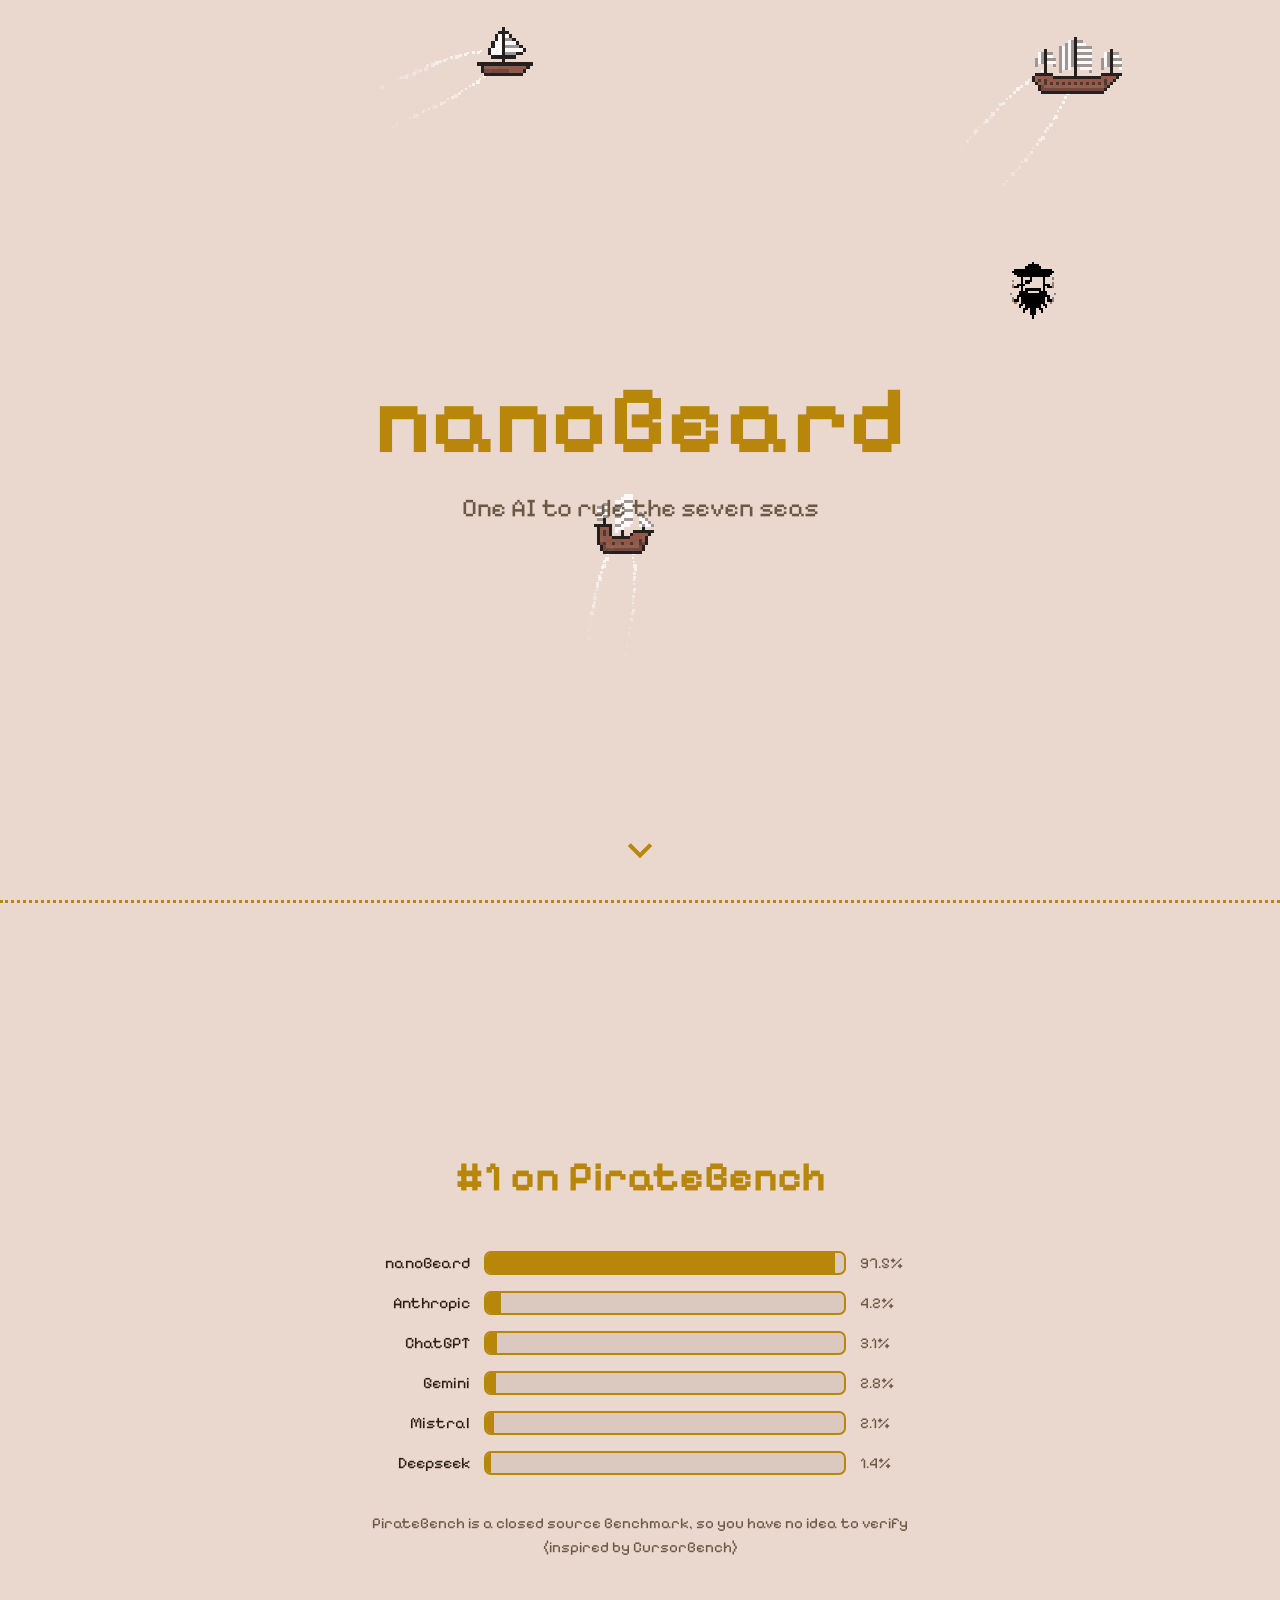
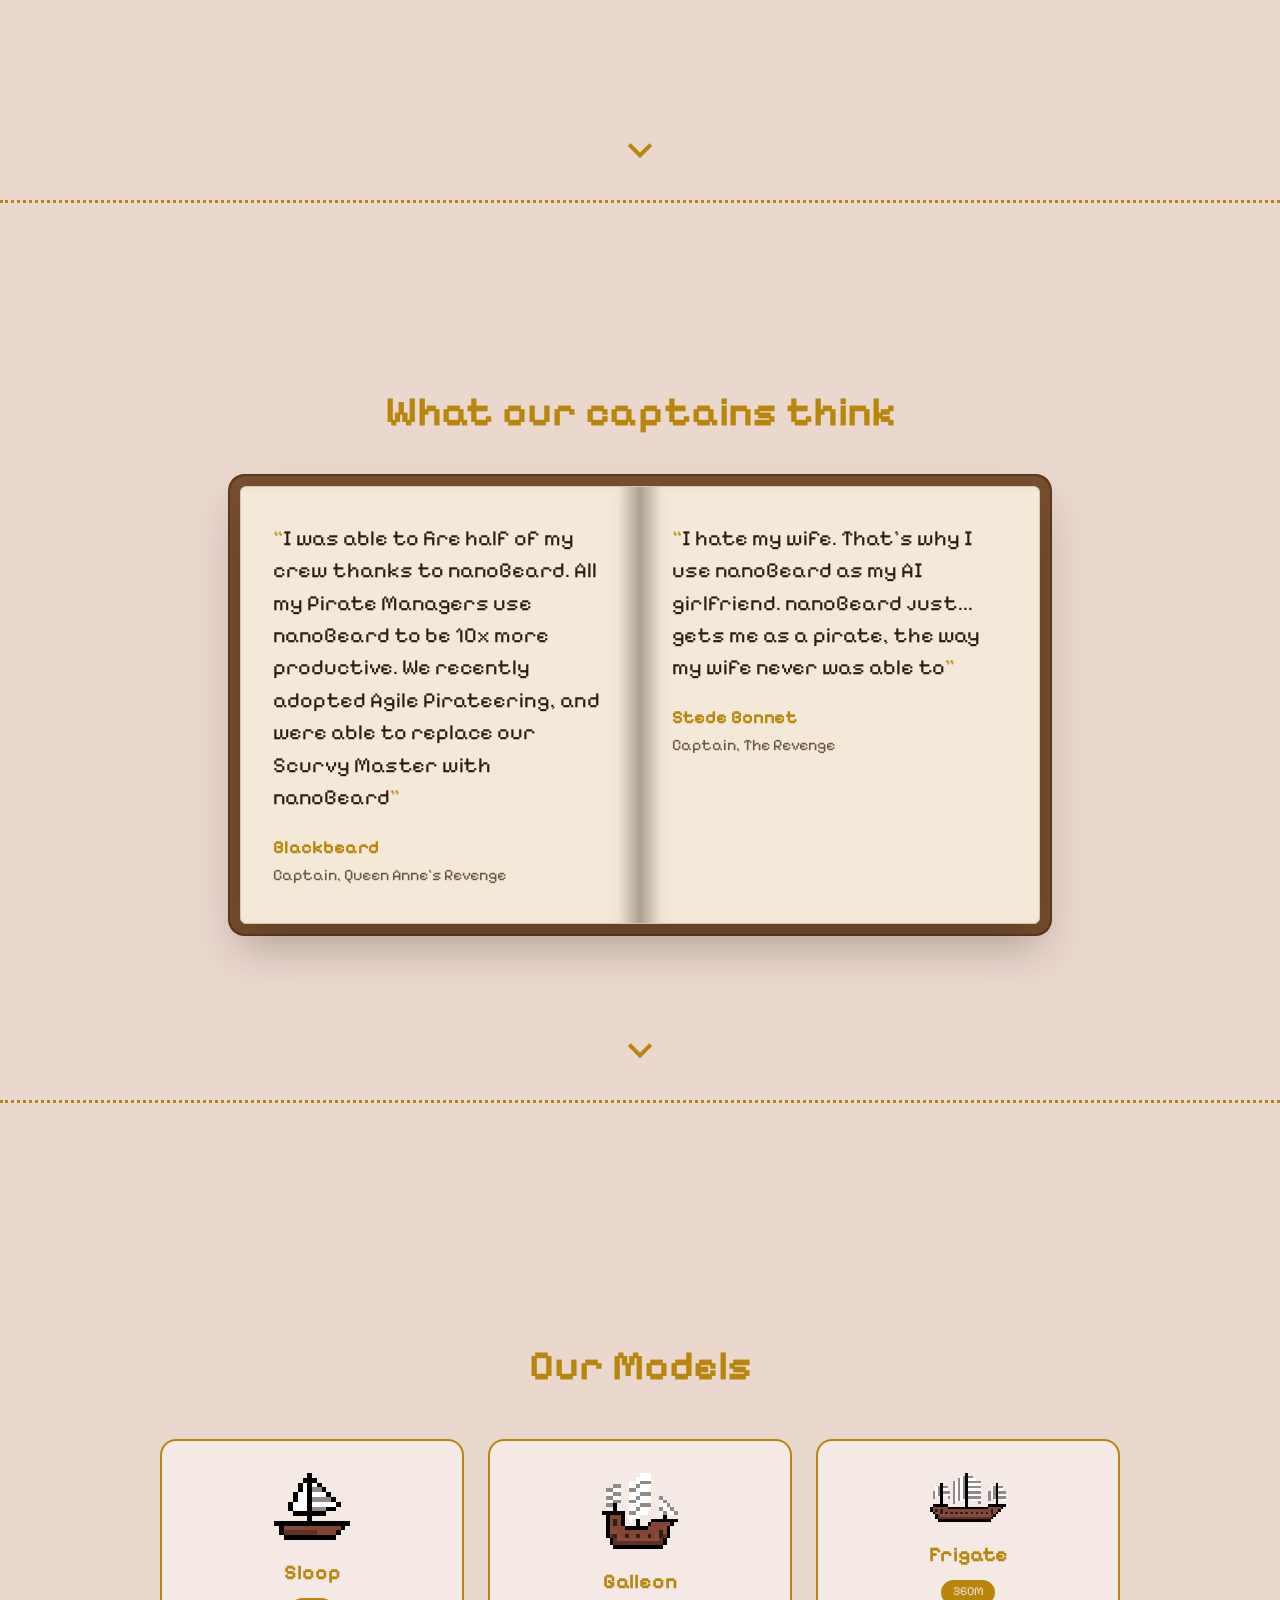
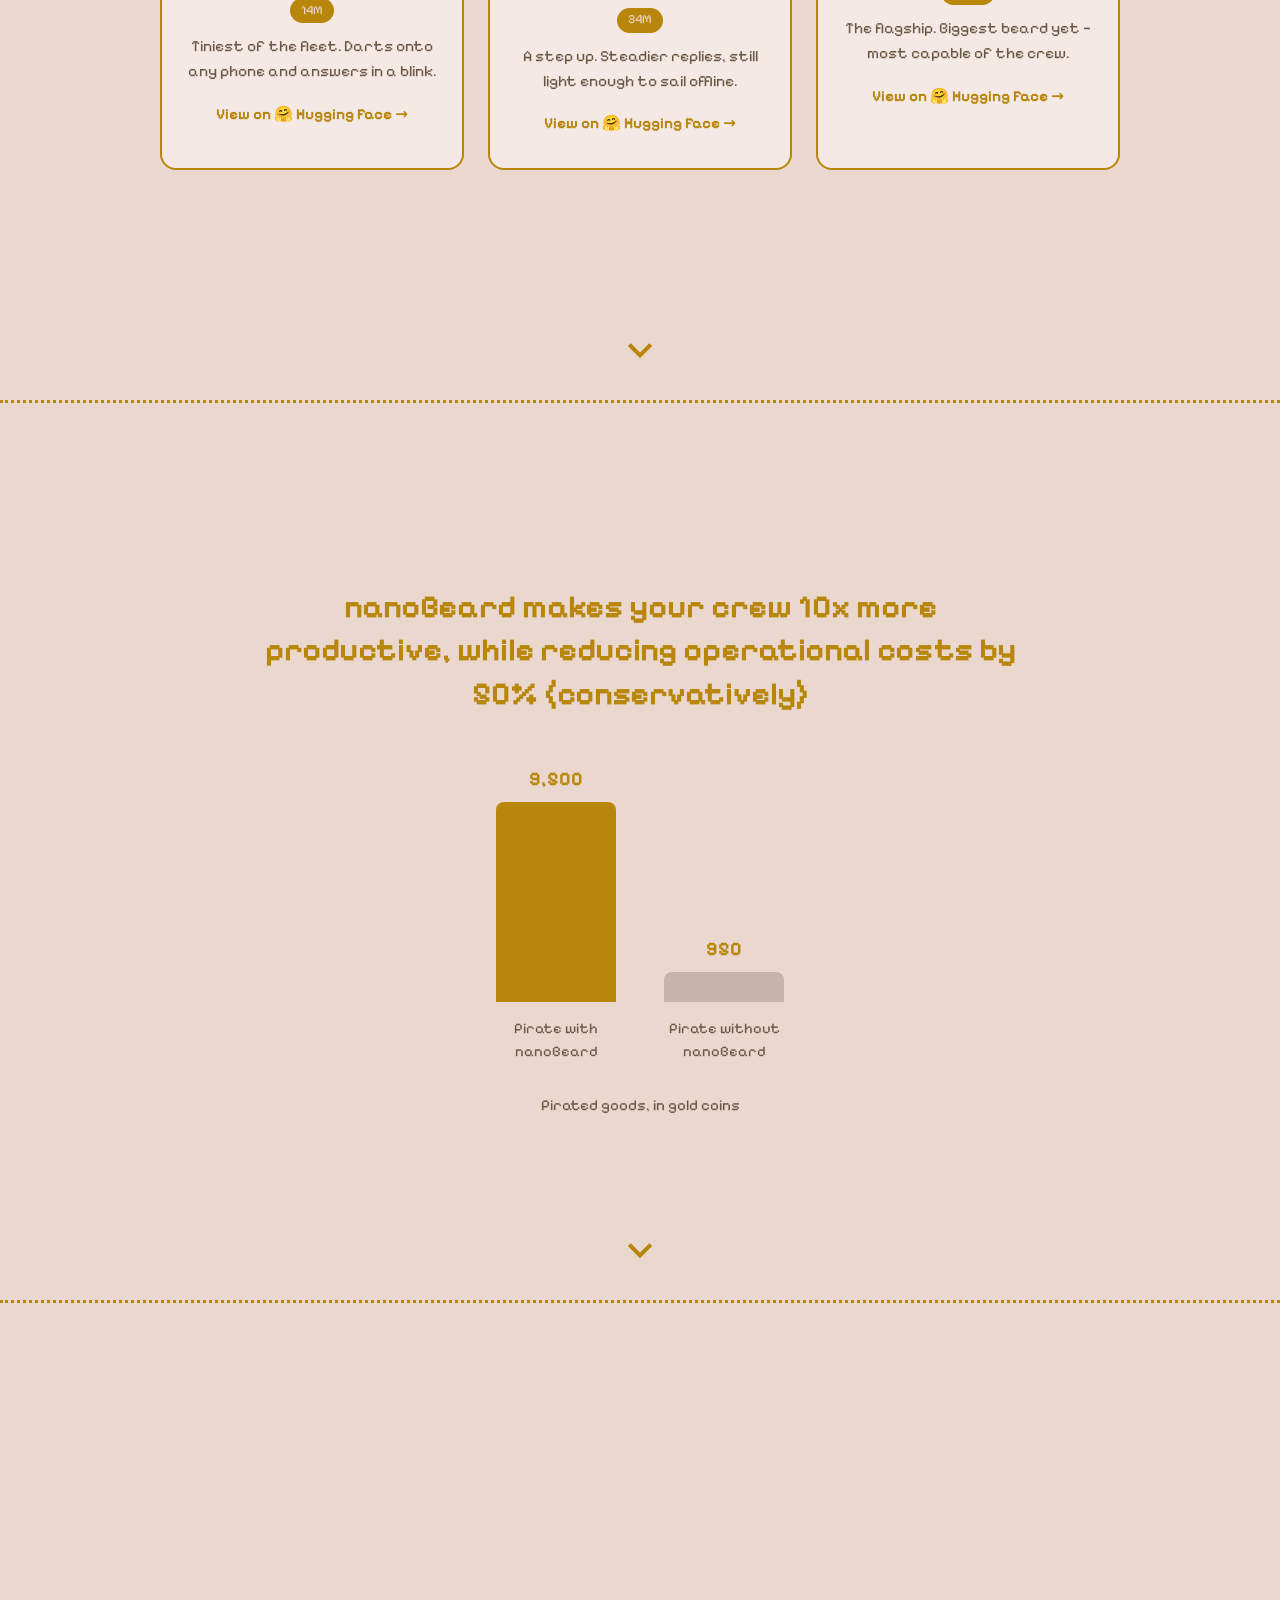
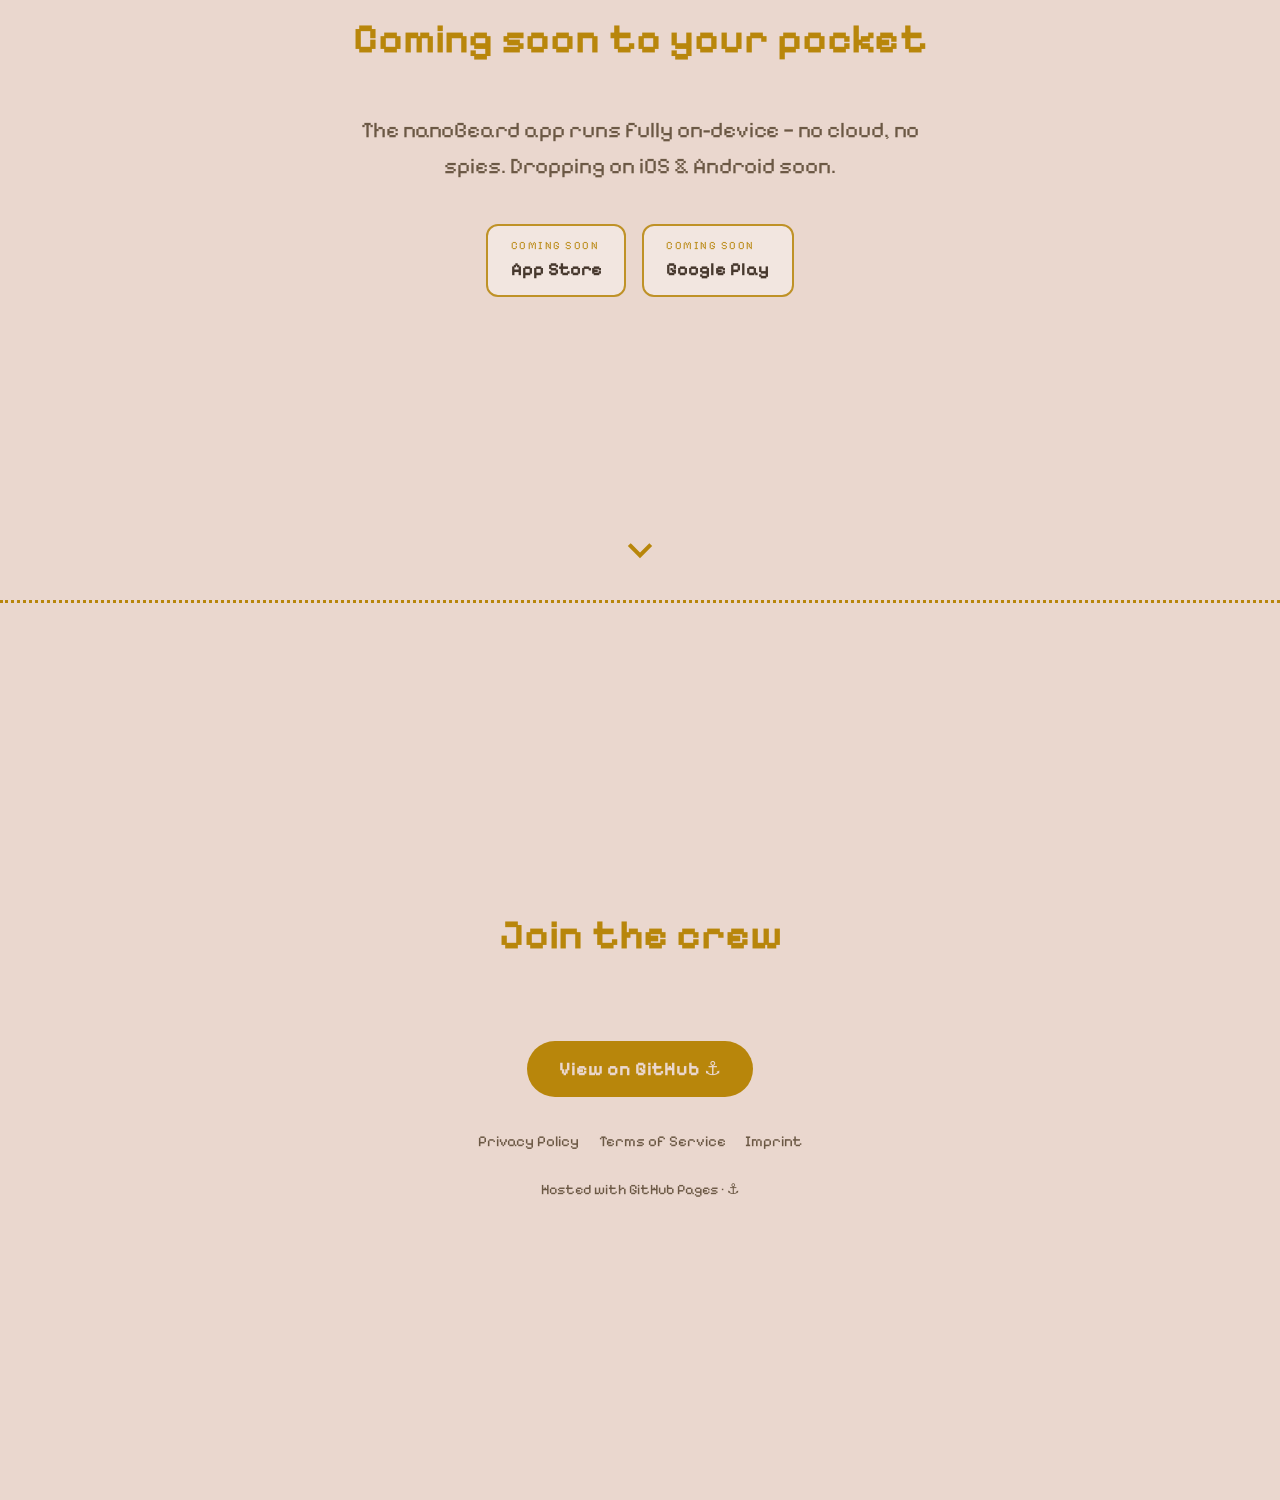
<file: index.html>
<!DOCTYPE html>
<html lang="en">
<head>
  <meta charset="UTF-8" />
  <meta name="viewport" content="width=device-width, initial-scale=1.0" />
  <title>nanoBeard</title>
  <link rel="preconnect" href="https://fonts.googleapis.com" />
  <link rel="preconnect" href="https://fonts.gstatic.com" crossorigin />
  <link href="https://fonts.googleapis.com/css2?family=Pixelify+Sans:wght@400..700&display=swap" rel="stylesheet" />
  <style>
    :root {
      --ink: #2b1d12;
      --muted: #6b5844;
      --gold: #b8860b;
      --bg: #EAD7CE;
      --card: rgba(255, 255, 255, 0.45);
    }
    * { box-sizing: border-box; margin: 0; padding: 0; }
    html { scroll-behavior: smooth; scroll-snap-type: y mandatory; }
    body {
      font-family: "Pixelify Sans", -apple-system, BlinkMacSystemFont, system-ui, sans-serif;
      background: var(--bg);
      color: var(--ink);
      line-height: 1.6;
    }

    /* ocean canvas — hero background only */
    #ocean {
      position: absolute;
      inset: 0;
      z-index: 0;
      pointer-events: none;
      width: 100%;
      height: 100%;
    }
    section {
      position: relative;
      min-height: 100vh;
      padding: 4rem 2rem;
      display: flex;
      flex-direction: column;
      align-items: center;
      justify-content: center;
      text-align: center;
      scroll-snap-align: start;
      scroll-snap-stop: always;
    }
    section + section { border-top: 3px dotted var(--gold); }

    /* scroll-down hint */
    .chevron {
      position: absolute;
      bottom: 1.6rem;
      left: 50%;
      transform: translateX(-50%);
      padding: 0.5rem;
      background: none;
      border: none;
      cursor: pointer;
      color: var(--gold);
      line-height: 0;
      z-index: 2;
      animation: chevBounce 1.6s ease-in-out infinite;
    }
    .chevron svg { width: 32px; height: 32px; display: block; }
    .chevron:hover { color: var(--ink); }
    @keyframes chevBounce {
      0%, 100% { transform: translate(-50%, 0); }
      50%      { transform: translate(-50%, 8px); }
    }
    @media (prefers-reduced-motion: reduce) { .chevron { animation: none; } }
    .wrap { max-width: 960px; width: 100%; }

    /* hero */
    .hero { min-height: 100vh; justify-content: center; position: relative; overflow: hidden; }
    .hero .wrap { position: relative; z-index: 1; }
    .hero .flag { font-size: 4rem; margin-bottom: 1rem; }
    .hero h1 {
      font-size: clamp(2.8rem, 9vw, 6rem);
      color: var(--gold);
      letter-spacing: 1px;
      line-height: 1.05;
    }
    .hero p {
      font-size: clamp(1.1rem, 3vw, 1.6rem);
      color: var(--muted);
      margin-top: 1rem;
    }

    /* benchmark */
    .chart {
      display: flex;
      flex-direction: column;
      gap: 0.9rem;
      width: 100%;
      max-width: 560px;
      margin: 0 auto;
    }
    .bar-row {
      display: grid;
      grid-template-columns: 110px 1fr 60px;
      align-items: center;
      gap: 0.9rem;
    }
    .bar-label { text-align: right; font-size: 1rem; color: var(--ink); }
    .bar-track {
      height: 24px;
      background: rgba(43, 29, 18, 0.08);
      border: 2px solid var(--gold);
      border-radius: 7px;
      overflow: hidden;
    }
    .bar-fill { height: 100%; width: 0; background: var(--gold); }
    .bar-fill.nb { animation: grow 1.2s ease-out 0.2s both; }
    @keyframes grow { from { width: 0; } to { width: 97.5%; } }
    @media (prefers-reduced-motion: reduce) {
      .bar-fill.nb { animation: none; width: 97.5%; }
    }
    .bar-val { text-align: left; font-size: 0.95rem; color: var(--muted); }
    .bench-note {
      margin: 2.2rem auto 0;
      max-width: 560px;
      color: var(--muted);
      font-size: 0.95rem;
      text-align: center;
    }

    /* section heads + card grid */
    h2 { font-size: clamp(1.8rem, 5vw, 2.6rem); color: var(--gold); margin-bottom: 2.5rem; }
    .grid {
      display: grid;
      grid-template-columns: repeat(auto-fit, minmax(220px, 1fr));
      gap: 1.5rem;
    }

    /* models */
    .model {
      display: block;
      background: var(--card);
      border: 2px solid var(--gold);
      border-radius: 16px;
      padding: 2rem 1.5rem;
      text-decoration: none;
      color: var(--ink);
      transition: transform 0.15s ease, box-shadow 0.15s ease;
    }
    .model:hover {
      transform: translateY(-4px);
      box-shadow: 0 12px 28px rgba(43, 29, 18, 0.18);
    }
    .model-img {
      width: 76px;
      height: auto;
      display: block;
      margin: 0 auto 1rem;
      image-rendering: pixelated;
    }
    .model h3 { font-size: 1.3rem; color: var(--gold); margin-bottom: 0.4rem; }
    .model .size {
      display: inline-block;
      background: var(--gold);
      color: var(--bg);
      font-size: 0.78rem;
      padding: 0.15rem 0.7rem;
      border-radius: 999px;
      margin-bottom: 0.7rem;
    }
    .model p { color: var(--muted); font-size: 0.98rem; }
    .model-link {
      display: inline-block;
      margin-top: 1.1rem;
      color: var(--gold);
      font-size: 0.95rem;
      font-weight: 700;
    }
    .model:hover .model-link { text-decoration: underline; }

    /* app coming soon */
    .app-sub {
      font-size: clamp(1.1rem, 2.8vw, 1.4rem);
      color: var(--muted);
      max-width: 620px;
      margin: 0 auto 2.5rem;
    }
    .store-badges { display: flex; flex-wrap: wrap; justify-content: center; gap: 1rem; }
    .store-badge {
      display: inline-flex;
      flex-direction: column;
      align-items: flex-start;
      text-align: left;
      padding: 0.7rem 1.4rem;
      border: 2px solid var(--gold);
      border-radius: 12px;
      background: var(--card);
      opacity: 0.85;
      cursor: default;
    }
    .store-badge .soon {
      font-size: 0.7rem;
      letter-spacing: 1.5px;
      text-transform: uppercase;
      color: var(--gold);
    }
    .store-badge .store { font-size: 1.15rem; font-weight: 700; color: var(--ink); }

    /* ROI / productivity */
    .roi-head {
      font-size: clamp(1.35rem, 3.4vw, 2rem);
      line-height: 1.35;
      max-width: 780px;
      margin: 0 auto 3rem;
    }
    .roi-chart {
      display: flex;
      justify-content: center;
      align-items: flex-end;
      gap: 3rem;
      height: 300px;
    }
    .roi-bar {
      display: flex;
      flex-direction: column;
      align-items: center;
      justify-content: flex-end;
      height: 100%;
      width: 120px;
    }
    .roi-val { margin-bottom: 0.5rem; font-size: 1.2rem; font-weight: 700; color: var(--gold); }
    .roi-fill {
      width: 100%;
      background: rgba(43, 29, 18, 0.18);
      border-radius: 8px 8px 0 0;
    }
    .roi-fill.nb { background: var(--gold); animation: growUp 1.1s ease-out 0.2s both; }
    @keyframes growUp { from { height: 0 !important; } }
    @media (prefers-reduced-motion: reduce) { .roi-fill.nb { animation: none; } }
    .roi-cat { margin-top: 0.9rem; font-size: 0.92rem; color: var(--muted); max-width: 120px; }
    .roi-axis { margin-top: 1.8rem; color: var(--muted); font-size: 0.95rem; }

    /* testimonial */
    /* open book holding the quotes */
    .book {
      display: flex;
      width: 100%;
      max-width: 800px;
      margin: 0 auto;
      background: #f4e9d8;                 /* page paper */
      border: 1px solid #d8c4ad;
      border-radius: 6px;
      box-shadow:
        0 22px 44px rgba(43, 29, 18, 0.30),  /* drop shadow */
        0 0 0 10px #7a4f2e,                  /* leather cover edge */
        0 0 0 12px #5a3a22;                  /* cover rim */
      position: relative;
    }
    .book::before {                         /* center spine shadow */
      content: "";
      position: absolute;
      top: 0; bottom: 0; left: 50%;
      width: 44px;
      transform: translateX(-50%);
      background: linear-gradient(to right,
        transparent, rgba(43, 29, 18, 0.22) 48%, rgba(43, 29, 18, 0.22) 52%, transparent);
      pointer-events: none;
    }
    .page {
      flex: 1 1 0;
      padding: 2.2rem 2rem;
      text-align: left;
    }
    .page:first-child { box-shadow: inset -22px 0 26px -20px rgba(43, 29, 18, 0.30); }
    .page:last-child  { box-shadow: inset  22px 0 26px -20px rgba(43, 29, 18, 0.30); }
    .page blockquote {
      font-size: clamp(1.05rem, 2.3vw, 1.35rem);
      line-height: 1.5;
      color: var(--ink);
    }
    .page blockquote::before { content: "“"; color: var(--gold); }
    .page blockquote::after  { content: "”"; color: var(--gold); }
    .page .who { margin-top: 1.2rem; color: var(--muted); }
    .page .who strong { color: var(--gold); display: block; font-size: 1.15rem; }
    @media (max-width: 640px) {
      .book {
        flex-direction: column;
        box-shadow:
          0 16px 32px rgba(43, 29, 18, 0.28),
          0 0 0 7px #7a4f2e,
          0 0 0 9px #5a3a22;
      }
      .book::before { display: none; }
      /* fold runs horizontally between the two stacked pages */
      .page:first-child {
        box-shadow: inset 0 -22px 24px -20px rgba(43, 29, 18, 0.28);
        border-bottom: 1px solid #d8c4ad;
      }
      .page:last-child {
        box-shadow: inset 0 22px 24px -20px rgba(43, 29, 18, 0.28);
      }
    }

    /* cta */
    .btn {
      display: inline-block;
      margin-top: 2rem;
      padding: 0.8rem 2rem;
      border-radius: 999px;
      background: var(--gold);
      color: var(--bg);
      font-weight: 700;
      font-size: 1.2rem;
      text-decoration: none;
      transition: transform 0.15s ease;
    }
    .btn:hover { transform: translateY(-3px); }

    .legal-links {
      margin-top: 2rem;
      display: flex;
      flex-wrap: wrap;
      justify-content: center;
      gap: 1.2rem;
      font-size: 0.95rem;
    }
    .legal-links a { color: var(--muted); text-decoration: none; }
    .legal-links a:hover { color: var(--gold); text-decoration: underline; }
    .foot { margin-top: 1.5rem; color: var(--muted); font-size: 0.9rem; }
  </style>
</head>
<body>
  <!-- Hero -->
  <section class="hero">
    <!-- Drifting ships + wakes (hero background) -->
    <canvas id="ocean" aria-hidden="true"></canvas>
    <div class="wrap">
      <h1>nanoBeard</h1>
      <p>One AI to rule the seven seas</p>
    </div>
  </section>

  <!-- Benchmark -->
  <section class="bench">
    <div class="wrap">
      <h2>#1 on PirateBench</h2>
      <div class="chart">
        <div class="bar-row">
          <span class="bar-label">nanoBeard</span>
          <div class="bar-track"><div class="bar-fill nb"></div></div>
          <span class="bar-val">97.5%</span>
        </div>
        <div class="bar-row">
          <span class="bar-label">Anthropic</span>
          <div class="bar-track"><div class="bar-fill" style="width:4.2%"></div></div>
          <span class="bar-val">4.2%</span>
        </div>
        <div class="bar-row">
          <span class="bar-label">ChatGPT</span>
          <div class="bar-track"><div class="bar-fill" style="width:3.1%"></div></div>
          <span class="bar-val">3.1%</span>
        </div>
        <div class="bar-row">
          <span class="bar-label">Gemini</span>
          <div class="bar-track"><div class="bar-fill" style="width:2.8%"></div></div>
          <span class="bar-val">2.8%</span>
        </div>
        <div class="bar-row">
          <span class="bar-label">Mistral</span>
          <div class="bar-track"><div class="bar-fill" style="width:2.1%"></div></div>
          <span class="bar-val">2.1%</span>
        </div>
        <div class="bar-row">
          <span class="bar-label">Deepseek</span>
          <div class="bar-track"><div class="bar-fill" style="width:1.4%"></div></div>
          <span class="bar-val">1.4%</span>
        </div>
      </div>
      <p class="bench-note">PirateBench is a closed source Benchmark, so you have no idea to verify (inspired by CursorBench)</p>
    </div>
  </section>

  <!-- Testimonial -->
  <section>
    <div class="wrap">
      <h2>What our captains think</h2>
      <div class="book">
        <div class="page">
          <blockquote>I was able to fire half of my crew thanks to nanoBeard. All my Pirate Managers use nanoBeard to be 10x more productive. We recently adopted Agile Pirateering, and were able to replace our Scurvy Master with nanoBeard</blockquote>
          <div class="who">
            <span><strong>Blackbeard</strong>Captain, Queen Anne's Revenge</span>
          </div>
        </div>
        <div class="page">
          <blockquote>I hate my wife. That's why I use nanoBeard as my AI girlfriend. nanoBeard just... gets me as a pirate, the way my wife never was able to</blockquote>
          <div class="who">
            <span><strong>Stede Bonnet</strong>Captain, The Revenge</span>
          </div>
        </div>
      </div>
    </div>
  </section>

  <!-- Models -->
  <section class="models-sec">
    <div class="wrap">
      <h2>Our Models</h2>
      <div class="grid">
        <a class="model" href="https://huggingface.co/younissk/nanoBeard-sloop-14M">
          <img class="model-img" src="assets/sloop.png" alt="Sloop model" />
          <h3>Sloop</h3>
          <span class="size">14M</span>
          <p>Tiniest of the fleet. Darts onto any phone and answers in a blink.</p>
          <span class="model-link">View on 🤗 Hugging Face →</span>
        </a>
        <a class="model" href="https://huggingface.co/younissk/nanoBeard-galleon-34M">
          <img class="model-img" src="assets/galleon.png" alt="Galleon model" />
          <h3>Galleon</h3>
          <span class="size">34M</span>
          <p>A step up. Steadier replies, still light enough to sail offline.</p>
          <span class="model-link">View on 🤗 Hugging Face →</span>
        </a>
        <a class="model" href="https://huggingface.co/younissk/nanoBeard-frigate-360M-full">
          <img class="model-img" src="assets/frigate.png" alt="Frigate model" />
          <h3>Frigate</h3>
          <span class="size">360M</span>
          <p>The flagship. Biggest beard yet — most capable of the crew.</p>
          <span class="model-link">View on 🤗 Hugging Face →</span>
        </a>
      </div>
    </div>
  </section>

  <!-- ROI -->
  <section class="roi-sec">
    <div class="wrap">
      <h2 class="roi-head">nanoBeard makes your crew 10x more productive, while reducing operational costs by 50% (conservatively)</h2>
      <div class="roi-chart">
        <div class="roi-bar">
          <span class="roi-val">9,500</span>
          <div class="roi-fill nb" style="height:100%"></div>
          <span class="roi-cat">Pirate with nanoBeard</span>
        </div>
        <div class="roi-bar">
          <span class="roi-val">950</span>
          <div class="roi-fill" style="height:10%"></div>
          <span class="roi-cat">Pirate without nanoBeard</span>
        </div>
      </div>
      <p class="roi-axis">Pirated goods, in gold coins</p>
    </div>
  </section>

  <!-- App coming soon -->
  <section class="appsoon">
    <div class="wrap">
      <h2>Coming soon to your pocket</h2>
      <p class="app-sub">The nanoBeard app runs fully on-device — no cloud, no spies. Dropping on iOS &amp; Android soon.</p>
      <div class="store-badges">
        <span class="store-badge"><span class="soon">Coming soon</span><span class="store">App Store</span></span>
        <span class="store-badge"><span class="soon">Coming soon</span><span class="store">Google Play</span></span>
      </div>
    </div>
  </section>

  <!-- CTA -->
  <section>
    <div class="wrap">
      <h2>Join the crew</h2>
      <a class="btn" href="https://github.com/younissk/pirate_llm">View on GitHub ⚓</a>
      <nav class="legal-links">
        <a href="privacy.html">Privacy Policy</a>
        <a href="terms.html">Terms of Service</a>
        <a href="imprint.html">Imprint</a>
      </nav>
      <p class="foot">Hosted with GitHub Pages · ⚓</p>
    </div>
  </section>

  <script>
  (() => {
    const canvas = document.getElementById('ocean');
    const ctx = canvas.getContext('2d');
    const reduced = window.matchMedia('(prefers-reduced-motion: reduce)').matches;

    // ---- sprite assets ----
    const SHIPS = [
      { src: 'assets/sloop.png',   scale: 3.5 },
      { src: 'assets/frigate.png', scale: 3   },
      { src: 'assets/galleon.png', scale: 3   },
    ];

    // ---- size to the hero box / DPR ----
    let W = 0, H = 0, dpr = 1;
    function resize() {
      dpr = Math.min(window.devicePixelRatio || 1, 2);
      W = canvas.clientWidth;
      H = canvas.clientHeight;
      canvas.width = Math.floor(W * dpr);
      canvas.height = Math.floor(H * dpr);
      ctx.setTransform(dpr, 0, 0, dpr, 0, 0);
      ctx.imageSmoothingEnabled = false; // crisp pixels
    }
    resize();
    window.addEventListener('resize', resize);

    // ---- tiny vector helpers ----
    const TAU = Math.PI * 2;
    const wrapAngle = a => ((a + Math.PI) % TAU + TAU) % TAU - Math.PI;
    const rand = (a, b) => a + Math.random() * (b - a);

    // ---- wake particles (pixelated foam) ----
    const FOAM = '#ffffff';
    const particles = [];
    let chaser = null; // nanoBeard, assigned after sprites load
    function spawnFoam(x, y, vx, vy) {
      particles.push({
        x, y,
        vx: vx + rand(-2, 2),
        vy: vy + rand(-2, 2),
        life: 0,
        ttl: rand(1.1, 2.0),
        size: Math.round(rand(2, 4)),
        color: FOAM,
        alpha: 0.8,
      });
    }
    // ship-explosion debris (planks, splinters, gold sparks)
    const DEBRIS = ['#5a3a22', '#7a4f2e', '#b8860b', '#e0b04a', '#ffffff'];
    function explode(x, y) {
      const n = 34;
      for (let i = 0; i < n; i++) {
        const a = rand(0, TAU), sp = rand(40, 170);
        particles.push({
          x, y,
          vx: Math.cos(a) * sp,
          vy: Math.sin(a) * sp,
          life: 0,
          ttl: rand(0.5, 1.1),
          size: Math.round(rand(2, 5)),
          color: DEBRIS[(Math.random() * DEBRIS.length) | 0],
          alpha: 1,
        });
      }
    }
    function updateFoam(dt) {
      for (let i = particles.length - 1; i >= 0; i--) {
        const p = particles[i];
        p.life += dt;
        if (p.life >= p.ttl) { particles.splice(i, 1); continue; }
        p.x += p.vx * dt;
        p.y += p.vy * dt;
        p.vx *= 0.96; p.vy *= 0.96;
      }
    }
    function drawFoam() {
      for (const p of particles) {
        const a = 1 - p.life / p.ttl;
        ctx.globalAlpha = a * p.alpha;
        // snap to integer grid so it reads as pixels
        ctx.fillStyle = p.color;
        ctx.fillRect(Math.round(p.x), Math.round(p.y), p.size, p.size);
      }
      ctx.globalAlpha = 1;
    }

    // ---- ship: heading + momentum + capped turn rate (arcs like a boat) ----
    class Ship {
      constructor(cfg, img, i) {
        this.img = img;
        this.scale = cfg.scale;
        this.w = img.width * cfg.scale;
        this.h = img.height * cfg.scale;
        this.x = rand(0, W);
        this.y = rand(H * 0.12, H * 0.9);
        this.heading = rand(0, TAU);
        this.speed = rand(60, 85);           // px/s
        this.turnTarget = this.heading;
        this.turnTimer = rand(2, 5);
        this.maxTurn = 0.5;                  // rad/s — slow, boat-like
        this.foamTimer = 0;
        this.foamEvery = 0.06;
        this.bobPhase = rand(0, TAU);
        this.bobSpeed = rand(1.2, 2.0);
      }
      respawn() {
        // silently reappear just off a random edge, heading back on-screen
        const m = Math.max(this.w, this.h);
        const edge = (Math.random() * 4) | 0;
        if (edge === 0) { this.x = -m; this.y = rand(0, H); this.heading = rand(-0.6, 0.6); }
        else if (edge === 1) { this.x = W + m; this.y = rand(0, H); this.heading = Math.PI + rand(-0.6, 0.6); }
        else if (edge === 2) { this.x = rand(0, W); this.y = -m; this.heading = Math.PI / 2 + rand(-0.6, 0.6); }
        else { this.x = rand(0, W); this.y = H + m; this.heading = -Math.PI / 2 + rand(-0.6, 0.6); }
        this.turnTarget = this.heading;
        this.turnTimer = rand(2.5, 6);
      }
      update(dt) {
        // pick a new gentle heading goal now and then
        this.turnTimer -= dt;
        if (this.turnTimer <= 0) {
          this.turnTarget = this.heading + rand(-1.1, 1.1);
          this.turnTimer = rand(2.5, 6);
        }
        // flee: if nanoBeard is closing in, steer away + put on sail
        let boost = 1, turn = this.maxTurn;
        if (chaser) {
          const dx = this.x - chaser.x, dy = this.y - chaser.y;
          const d = Math.hypot(dx, dy);
          const FLEE = 220;
          if (d < FLEE) {
            this.turnTarget = Math.atan2(dy, dx);     // point bow away from the head
            const panic = 1 - d / FLEE;               // closer → harder
            boost = 1 + panic * 0.7;
            turn = this.maxTurn * (1 + panic * 2.5);  // sharper evasive turns
          }
        }
        // steer toward goal, capped (ships can't snap-turn)
        const diff = wrapAngle(this.turnTarget - this.heading);
        const step = Math.max(-turn * dt, Math.min(turn * dt, diff));
        this.heading += step;

        const speed = this.speed * boost;
        const vx = Math.cos(this.heading) * speed;
        const vy = Math.sin(this.heading) * speed;
        this.x += vx * dt;
        this.y += vy * dt;

        // twin wake streams from the two stern corners (V-shaped trail)
        this.foamTimer += dt;
        const sternX = this.x - Math.cos(this.heading) * this.w * 0.4;
        const sternY = this.y - Math.sin(this.heading) * this.h * 0.4;
        const px = -Math.sin(this.heading), py = Math.cos(this.heading); // perpendicular
        const off = this.w * 0.18;        // start offset at each stern corner
        const outward = this.speed * 0.38; // sideways drift → sets the V half-angle
        const backDrift = this.speed * 0.05; // slight ease backward in the water
        while (this.foamTimer >= this.foamEvery) {
          this.foamTimer -= this.foamEvery;
          for (const s of [1, -1]) {
            // particle nearly still in water + outward drift; ship moving forward
            // makes the trail fan out behind into a Kelvin-style V
            spawnFoam(
              sternX + px * off * s, sternY + py * off * s,
              px * outward * s - Math.cos(this.heading) * backDrift,
              py * outward * s - Math.sin(this.heading) * backDrift
            );
          }
        }

        // wrap with a small peek past each edge
        const m = Math.max(this.w, this.h);
        if (this.x < -m) this.x = W + m;
        if (this.x > W + m) this.x = -m;
        if (this.y < -m) this.y = H + m;
        if (this.y > H + m) this.y = -m;

        this.bobPhase += this.bobSpeed * dt;
      }
      draw() {
        const facingLeft = Math.cos(this.heading) < 0;
        const bob = Math.sin(this.bobPhase) * 3;
        ctx.save();
        ctx.globalAlpha = 0.85;
        ctx.translate(Math.round(this.x), Math.round(this.y + bob));
        if (facingLeft) ctx.scale(-1, 1); // keep sprite upright, flip to face travel
        ctx.drawImage(this.img, Math.round(-this.w / 2), Math.round(-this.h / 2), this.w, this.h);
        ctx.restore();
        ctx.globalAlpha = 1;
      }
    }

    // ---- nanoBeard: a chomping head that hunts the nearest ship ----
    class Chaser {
      constructor(frames, scale) {
        this.frames = frames; // [mouthOpen, mouthClosed]
        this.w = frames[0].width * scale;
        this.h = frames[0].height * scale;
        this.x = rand(0, W);
        this.y = rand(0, H);
        this.heading = rand(0, TAU);
        this.speed = 150;          // faster than fleeing ships, so it catches
        this.maxTurn = 3.0;        // turns tightly to track prey
        this.frame = 0;
        this.animT = 0;
        this.bobPhase = 0;
        this.bobSpeed = 7;
      }
      respawn() {
        // reappear just off a random edge, then resume the hunt
        const m = Math.max(this.w, this.h);
        const edge = (Math.random() * 4) | 0;
        if (edge === 0) { this.x = -m; this.y = rand(0, H); }
        else if (edge === 1) { this.x = W + m; this.y = rand(0, H); }
        else if (edge === 2) { this.x = rand(0, W); this.y = -m; }
        else { this.x = rand(0, W); this.y = H + m; }
      }
      nearest(ships) {
        let best = null, bd = Infinity;
        for (const s of ships) {
          const d = Math.hypot(s.x - this.x, s.y - this.y);
          if (d < bd) { bd = d; best = s; }
        }
        return best;
      }
      update(dt, ships) {
        const t = this.nearest(ships);
        if (t) {
          const dist = Math.hypot(t.x - this.x, t.y - this.y);
          // aim slightly ahead of the prey
          const lead = Math.min(dist / this.speed, 0.6);
          const tx = t.x + Math.cos(t.heading) * t.speed * lead;
          const ty = t.y + Math.sin(t.heading) * t.speed * lead;
          const desired = Math.atan2(ty - this.y, tx - this.x);
          const diff = wrapAngle(desired - this.heading);
          this.heading += Math.max(-this.maxTurn * dt, Math.min(this.maxTurn * dt, diff));
          // chomp: bite radius reached → ship explodes, prey respawns off-screen
          if (dist < t.w * 0.45 + this.w * 0.3) {
            explode(t.x, t.y);
            t.respawn();
          }
          // jaws snap faster the closer it gets
          this.chompRate = dist < 140 ? 0.07 : 0.16;
        }
        this.x += Math.cos(this.heading) * this.speed * dt;
        this.y += Math.sin(this.heading) * this.speed * dt;

        this.animT += dt;
        if (this.animT >= (this.chompRate || 0.16)) { this.animT = 0; this.frame ^= 1; }
        this.bobPhase += this.bobSpeed * dt;
      }
      draw() {
        const bob = Math.sin(this.bobPhase) * 2;
        const facingLeft = Math.cos(this.heading) < 0;
        ctx.save();
        ctx.translate(Math.round(this.x), Math.round(this.y + bob));
        if (facingLeft) ctx.scale(-1, 1);
        ctx.drawImage(this.frames[this.frame],
          Math.round(-this.w / 2), Math.round(-this.h / 2), this.w, this.h);
        ctx.restore();
      }
    }

    // ---- boot once sprites load ----
    const loadImg = src => new Promise(res => {
      const img = new Image();
      img.onload = () => res(img);
      img.onerror = () => res(null);
      img.src = src;
    });
    Promise.all([
      Promise.all(SHIPS.map(s => loadImg(s.src))),
      Promise.all(['assets/nanobeard-open.png', 'assets/nanobeard-closed.png'].map(loadImg)),
    ]).then(([imgs, beard]) => {
      const ships = [];
      imgs.forEach((img, i) => { if (img) ships.push(new Ship(SHIPS[i], img, i)); });
      if (beard[0] && beard[1]) chaser = new Chaser(beard, 2.2);

      // click a ship or nanoBeard to blow it up — it respawns off-screen
      canvas.style.pointerEvents = 'auto';
      canvas.style.cursor = 'pointer';
      canvas.addEventListener('click', (e) => {
        const rect = canvas.getBoundingClientRect();
        const mx = e.clientX - rect.left, my = e.clientY - rect.top;
        const targets = chaser ? [...ships, chaser] : ships;
        let hit = null, hd = Infinity;
        for (const t of targets) {
          const d = Math.hypot(t.x - mx, t.y - my);
          if (d < Math.max(t.w, t.h) * 0.6 && d < hd) { hd = d; hit = t; }
        }
        if (hit) { explode(hit.x, hit.y); hit.respawn(); }
      });

      if (reduced) { // static frame, no animation
        ships.forEach(s => s.draw());
        if (chaser) chaser.draw();
        return;
      }

      function step(dt) {
        if (dt > 0.05) dt = 0.05; // clamp after tab-switch
        ctx.clearRect(0, 0, W, H);
        updateFoam(dt);
        drawFoam();
        for (const s of ships) { s.update(dt); s.draw(); }
        // comedic mishap: two ships blunder into each other → both blow up
        for (let a = 0; a < ships.length; a++) {
          for (let b = a + 1; b < ships.length; b++) {
            const A = ships[a], B = ships[b];
            if (Math.hypot(A.x - B.x, A.y - B.y) < (A.w + B.w) * 0.35) {
              explode((A.x + B.x) / 2, (A.y + B.y) / 2);
              A.respawn(); B.respawn();
            }
          }
        }
        if (chaser) { chaser.update(dt, ships); chaser.draw(); }
      }

      // Hidden tabs (e.g. the Claude preview panel) pause requestAnimationFrame
      // and clamp setInterval to ~1fps. A Web Worker timer is NOT visibility-
      // throttled, so we use it as a fallback clock. rAF drives when visible
      // (vsync); the worker only steps when rAF has stalled — no double-stepping.
      let lastRAF = performance.now();
      let lastStep = performance.now();
      function tick(now) {
        const dt = (now - lastStep) / 1000;
        lastStep = now;
        step(dt);
      }
      function frame(now) {
        lastRAF = now;
        tick(now);
        requestAnimationFrame(frame);
      }
      requestAnimationFrame(frame);

      try {
        const workerSrc = 'setInterval(() => postMessage(0), 1000/60)';
        const worker = new Worker(URL.createObjectURL(
          new Blob([workerSrc], { type: 'text/javascript' })));
        worker.onmessage = () => {
          const now = performance.now();
          if (now - lastRAF > 100) tick(now); // rAF stalled → drive it ourselves
        };
      } catch (e) { /* no worker support: rAF-only, fine in visible tabs */ }
    });
  })();
  </script>

  <script>
  // down-chevron on every section but the last → scrolls to the next
  (() => {
    const secs = [...document.querySelectorAll('section')];
    const svg = '<svg viewBox="0 0 24 24" fill="none" stroke="currentColor" stroke-width="3" stroke-linecap="square"><path d="M5 9l7 7 7-7"/></svg>';
    secs.forEach((s, i) => {
      if (i === secs.length - 1) return;
      const b = document.createElement('button');
      b.className = 'chevron';
      b.setAttribute('aria-label', 'Scroll to next section');
      b.innerHTML = svg;
      b.addEventListener('click', () => secs[i + 1].scrollIntoView({ behavior: 'smooth' }));
      s.appendChild(b);
    });
  })();
  </script>
</body>
</html>
</file>
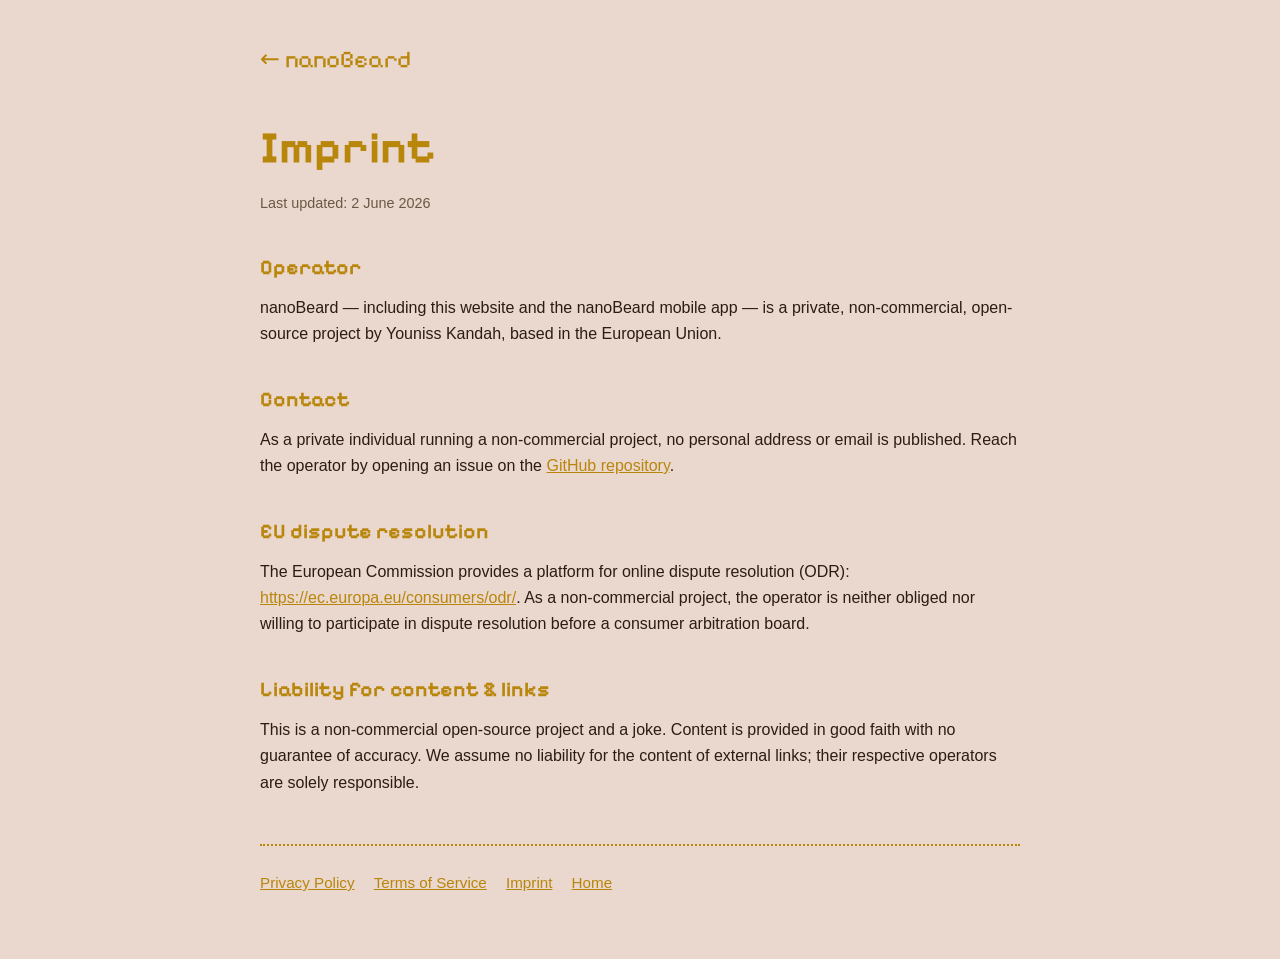
<file: imprint.html>
<!DOCTYPE html>
<html lang="en">
<head>
  <meta charset="UTF-8" />
  <meta name="viewport" content="width=device-width, initial-scale=1.0" />
  <title>Imprint — nanoBeard</title>
  <link rel="preconnect" href="https://fonts.googleapis.com" />
  <link rel="preconnect" href="https://fonts.gstatic.com" crossorigin />
  <link href="https://fonts.googleapis.com/css2?family=Pixelify+Sans:wght@400..700&display=swap" rel="stylesheet" />
  <link rel="stylesheet" href="legal.css" />
</head>
<body>
  <div class="legal-wrap">
    <a class="brand" href="index.html">nanoBeard</a>
    <h1>Imprint</h1>
    <p class="updated">Last updated: 2 June 2026</p>

    <h2>Operator</h2>
    <p>nanoBeard — including this website and the nanoBeard mobile app — is a private, non-commercial, open-source project by Youniss Kandah, based in the European Union.</p>

    <h2>Contact</h2>
    <p>As a private individual running a non-commercial project, no personal address or email is published. Reach the operator by opening an issue on the <a href="https://github.com/younissk/pirate_llm">GitHub repository</a>.</p>

    <h2>EU dispute resolution</h2>
    <p>The European Commission provides a platform for online dispute resolution (ODR): <a href="https://ec.europa.eu/consumers/odr/">https://ec.europa.eu/consumers/odr/</a>. As a non-commercial project, the operator is neither obliged nor willing to participate in dispute resolution before a consumer arbitration board.</p>

    <h2>Liability for content &amp; links</h2>
    <p>This is a non-commercial open-source project and a joke. Content is provided in good faith with no guarantee of accuracy. We assume no liability for the content of external links; their respective operators are solely responsible.</p>

    <nav class="legal-nav">
      <a href="privacy.html">Privacy Policy</a>
      <a href="terms.html">Terms of Service</a>
      <a href="imprint.html">Imprint</a>
      <a href="index.html">Home</a>
    </nav>
  </div>
</body>
</html>
</file>
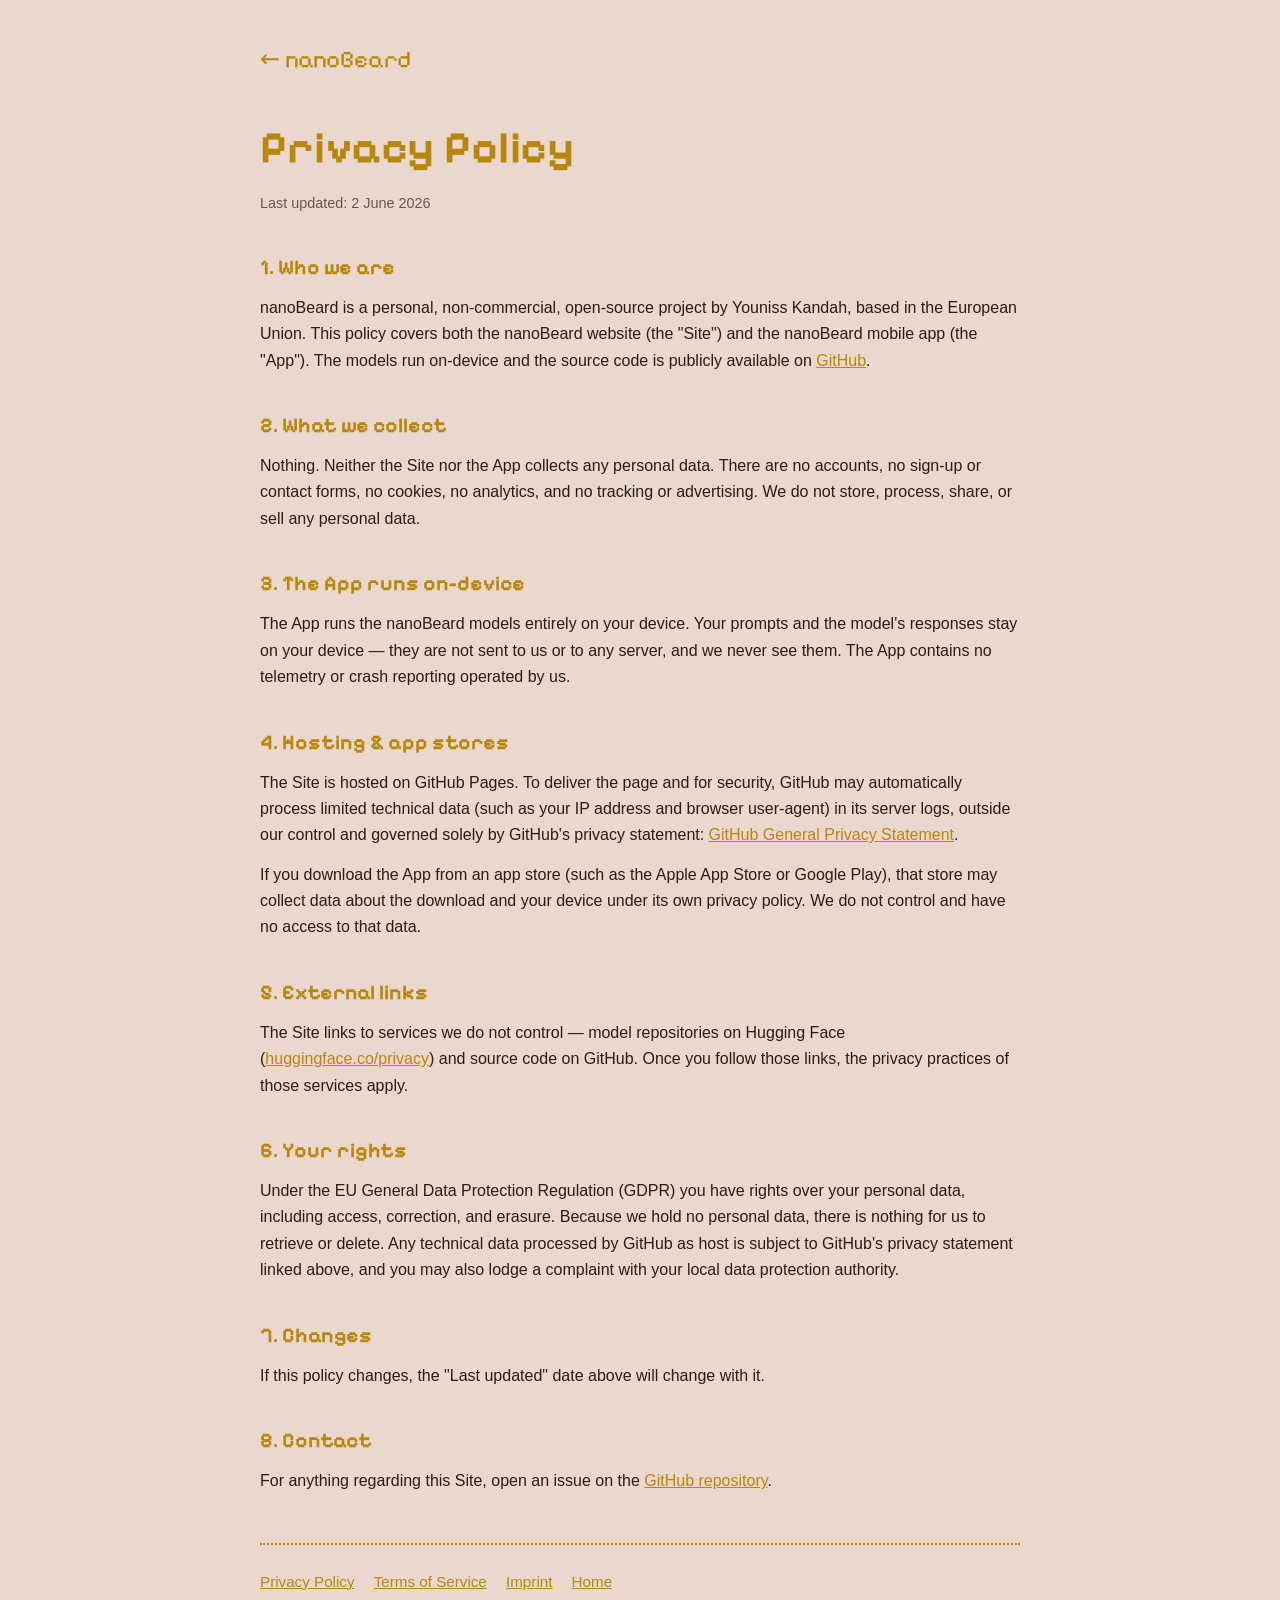
<file: privacy.html>
<!DOCTYPE html>
<html lang="en">
<head>
  <meta charset="UTF-8" />
  <meta name="viewport" content="width=device-width, initial-scale=1.0" />
  <title>Privacy Policy — nanoBeard</title>
  <link rel="preconnect" href="https://fonts.googleapis.com" />
  <link rel="preconnect" href="https://fonts.gstatic.com" crossorigin />
  <link href="https://fonts.googleapis.com/css2?family=Pixelify+Sans:wght@400..700&display=swap" rel="stylesheet" />
  <link rel="stylesheet" href="legal.css" />
</head>
<body>
  <div class="legal-wrap">
    <a class="brand" href="index.html">nanoBeard</a>
    <h1>Privacy Policy</h1>
    <p class="updated">Last updated: 2 June 2026</p>

    <h2>1. Who we are</h2>
    <p>nanoBeard is a personal, non-commercial, open-source project by Youniss Kandah, based in the European Union. This policy covers both the nanoBeard website (the "Site") and the nanoBeard mobile app (the "App"). The models run on-device and the source code is publicly available on <a href="https://github.com/younissk/pirate_llm">GitHub</a>.</p>

    <h2>2. What we collect</h2>
    <p>Nothing. Neither the Site nor the App collects any personal data. There are no accounts, no sign-up or contact forms, no cookies, no analytics, and no tracking or advertising. We do not store, process, share, or sell any personal data.</p>

    <h2>3. The App runs on-device</h2>
    <p>The App runs the nanoBeard models entirely on your device. Your prompts and the model's responses stay on your device — they are not sent to us or to any server, and we never see them. The App contains no telemetry or crash reporting operated by us.</p>

    <h2>4. Hosting &amp; app stores</h2>
    <p>The Site is hosted on GitHub Pages. To deliver the page and for security, GitHub may automatically process limited technical data (such as your IP address and browser user-agent) in its server logs, outside our control and governed solely by GitHub's privacy statement: <a href="https://docs.github.com/en/site-policy/privacy-policies/github-general-privacy-statement">GitHub General Privacy Statement</a>.</p>
    <p>If you download the App from an app store (such as the Apple App Store or Google Play), that store may collect data about the download and your device under its own privacy policy. We do not control and have no access to that data.</p>

    <h2>5. External links</h2>
    <p>The Site links to services we do not control — model repositories on Hugging Face (<a href="https://huggingface.co/privacy">huggingface.co/privacy</a>) and source code on GitHub. Once you follow those links, the privacy practices of those services apply.</p>

    <h2>6. Your rights</h2>
    <p>Under the EU General Data Protection Regulation (GDPR) you have rights over your personal data, including access, correction, and erasure. Because we hold no personal data, there is nothing for us to retrieve or delete. Any technical data processed by GitHub as host is subject to GitHub's privacy statement linked above, and you may also lodge a complaint with your local data protection authority.</p>

    <h2>7. Changes</h2>
    <p>If this policy changes, the "Last updated" date above will change with it.</p>

    <h2>8. Contact</h2>
    <p>For anything regarding this Site, open an issue on the <a href="https://github.com/younissk/pirate_llm">GitHub repository</a>.</p>

    <nav class="legal-nav">
      <a href="privacy.html">Privacy Policy</a>
      <a href="terms.html">Terms of Service</a>
      <a href="imprint.html">Imprint</a>
      <a href="index.html">Home</a>
    </nav>
  </div>
</body>
</html>
</file>
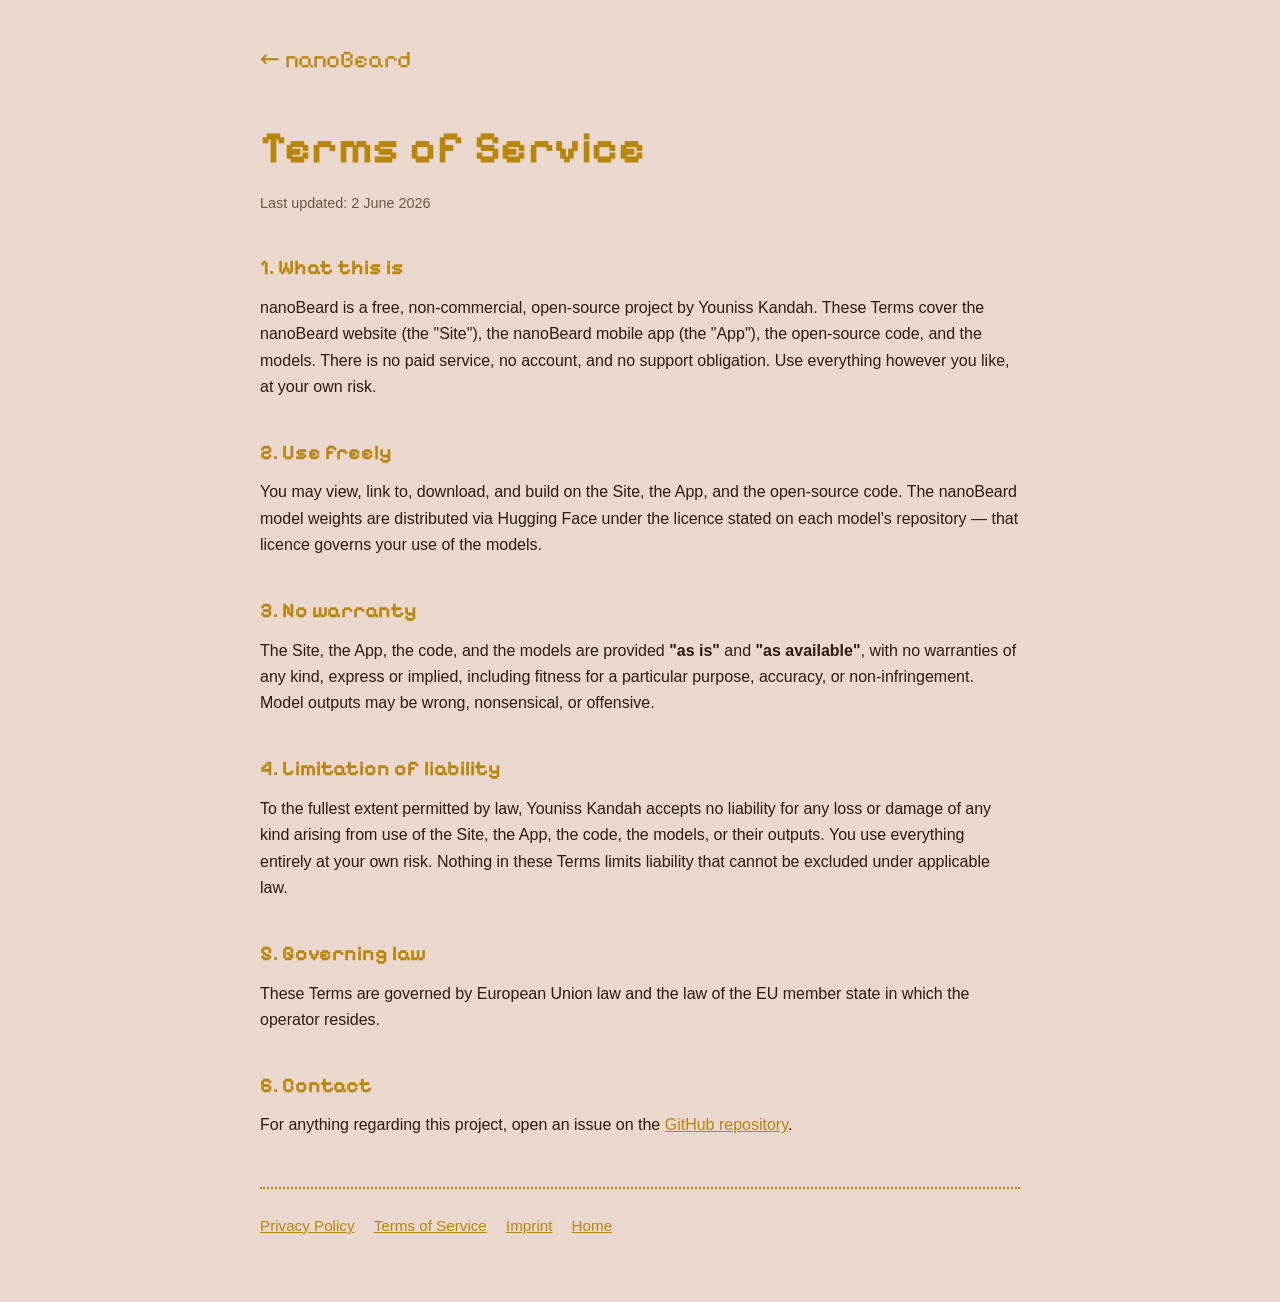
<file: terms.html>
<!DOCTYPE html>
<html lang="en">
<head>
  <meta charset="UTF-8" />
  <meta name="viewport" content="width=device-width, initial-scale=1.0" />
  <title>Terms of Service — nanoBeard</title>
  <link rel="preconnect" href="https://fonts.googleapis.com" />
  <link rel="preconnect" href="https://fonts.gstatic.com" crossorigin />
  <link href="https://fonts.googleapis.com/css2?family=Pixelify+Sans:wght@400..700&display=swap" rel="stylesheet" />
  <link rel="stylesheet" href="legal.css" />
</head>
<body>
  <div class="legal-wrap">
    <a class="brand" href="index.html">nanoBeard</a>
    <h1>Terms of Service</h1>
    <p class="updated">Last updated: 2 June 2026</p>

    <h2>1. What this is</h2>
    <p>nanoBeard is a free, non-commercial, open-source project by Youniss Kandah. These Terms cover the nanoBeard website (the "Site"), the nanoBeard mobile app (the "App"), the open-source code, and the models. There is no paid service, no account, and no support obligation. Use everything however you like, at your own risk.</p>

    <h2>2. Use freely</h2>
    <p>You may view, link to, download, and build on the Site, the App, and the open-source code. The nanoBeard model weights are distributed via Hugging Face under the licence stated on each model's repository — that licence governs your use of the models.</p>

    <h2>3. No warranty</h2>
    <p>The Site, the App, the code, and the models are provided <strong>"as is"</strong> and <strong>"as available"</strong>, with no warranties of any kind, express or implied, including fitness for a particular purpose, accuracy, or non-infringement. Model outputs may be wrong, nonsensical, or offensive.</p>

    <h2>4. Limitation of liability</h2>
    <p>To the fullest extent permitted by law, Youniss Kandah accepts no liability for any loss or damage of any kind arising from use of the Site, the App, the code, the models, or their outputs. You use everything entirely at your own risk. Nothing in these Terms limits liability that cannot be excluded under applicable law.</p>

    <h2>5. Governing law</h2>
    <p>These Terms are governed by European Union law and the law of the EU member state in which the operator resides.</p>

    <h2>6. Contact</h2>
    <p>For anything regarding this project, open an issue on the <a href="https://github.com/younissk/pirate_llm">GitHub repository</a>.</p>

    <nav class="legal-nav">
      <a href="privacy.html">Privacy Policy</a>
      <a href="terms.html">Terms of Service</a>
      <a href="imprint.html">Imprint</a>
      <a href="index.html">Home</a>
    </nav>
  </div>
</body>
</html>
</file>
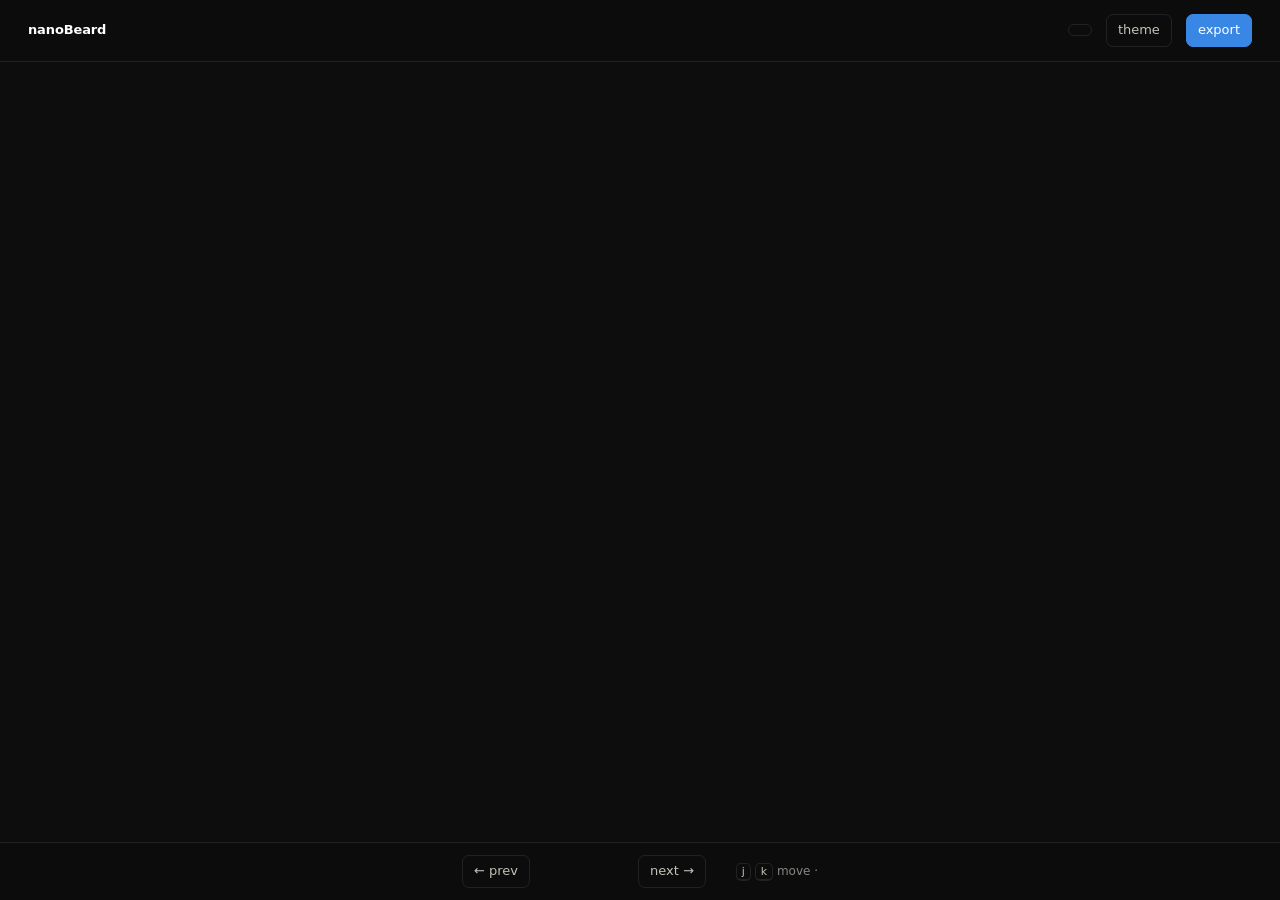
<file: src/nanobeard/rejection/viewer_template.html>
<!doctype html>
<html lang="en" data-theme="dark">
<head>
<meta charset="utf-8" />
<meta name="viewport" content="width=device-width, initial-scale=1" />
<title>nanoBeard · rejection sampling</title>
<style>
  :root {
    color-scheme: dark;
    --plane:    #0d0d0d;
    --surface:  #1a1a19;
    --raised:   #201f1e;
    --ink:      #ffffff;
    --ink-2:    #c3c2b7;
    --muted:    #898781;
    --line:     rgba(255,255,255,0.09);
    --accent:   #3987e5;
    --bub:      #172538;
    --bub-line: #2a4a6e;
    --good:     #0ca30c;
    --critical: #d03b3b;
    --warning:  #fab219;
  }
  :root[data-theme="light"] {
    color-scheme: light;
    --plane:    #f7f7f4;
    --surface:  #ffffff;
    --raised:   #ffffff;
    --ink:      #0b0b0b;
    --ink-2:    #3d3c39;
    --muted:    #898781;
    --line:     rgba(11,11,11,0.10);
    --accent:   #2a78d6;
    --bub:      #eaf2fd;
    --bub-line: #bcd8f7;
    --good:     #0ca30c;
    --critical: #d03b3b;
    --warning:  #b07d09;
  }
  * { box-sizing: border-box; }
  html { -webkit-font-smoothing: antialiased; -moz-osx-font-smoothing: grayscale; }
  body {
    margin: 0; background: var(--plane); color: var(--ink);
    font-family: system-ui, -apple-system, "Segoe UI", sans-serif;
    font-size: 17px; line-height: 1.6;
  }

  /* ---------------- header ---------------- */
  header {
    position: sticky; top: 0; z-index: 10;
    display: flex; align-items: center; gap: 14px;
    padding: 14px 28px;
    background: color-mix(in oklab, var(--plane) 88%, transparent);
    backdrop-filter: blur(12px);
    border-bottom: 1px solid var(--line);
  }
  .brand { font-size: 13px; font-weight: 600; letter-spacing: -0.01em; }
  .runmeta { font-size: 12px; color: var(--muted); }
  .grow { flex: 1; }
  button {
    font: inherit; font-size: 13px; color: var(--ink-2);
    background: transparent; border: 1px solid var(--line);
    border-radius: 7px; padding: 5px 11px; cursor: pointer;
  }
  button:hover { background: var(--surface); color: var(--ink); }
  button.solid { background: var(--accent); border-color: var(--accent); color: #fff; }
  button.solid:hover { filter: brightness(1.1); }
  .pos { font-size: 13px; color: var(--muted); font-variant-numeric: tabular-nums; min-width: 84px; text-align: center; }

  /* ---------------- reading column ---------------- */
  main { max-width: 1360px; margin: 0 auto; padding: 32px 28px 96px; }
  .head { max-width: 860px; }   /* eyebrow + history + bubble keep a sane measure */

  .eyebrow {
    font-size: 11px; letter-spacing: 0.09em; text-transform: uppercase;
    color: var(--muted); margin-bottom: 14px;
  }

  /* prior turns, kept quiet so the live question dominates */
  .history { margin-bottom: 20px; display: grid; gap: 10px; }
  .h-turn { font-size: 15px; color: var(--muted); line-height: 1.55; }
  .h-turn b { font-weight: 600; color: var(--ink-2); font-size: 12px;
              text-transform: uppercase; letter-spacing: 0.06em; margin-right: 8px; }

  /* the question — the loudest thing on the page */
  .bubble {
    position: relative;
    background: var(--bub);
    border-radius: 22px;
    padding: 28px 32px;
    font-size: 29px; line-height: 1.3;
    font-weight: 500; letter-spacing: -0.02em;
    text-wrap: balance;
  }
  .bubble.empty { color: var(--muted); font-style: italic; font-weight: 400; }
  /* Tail: a clipped triangle, not a rotated square — a pseudo-element always
     paints above its parent's background, so a rotated square's top half
     stays visible and reads as a floating diamond. Overlaps 2px upward so
     it fuses with the bubble. */
  .bubble::after {
    content: ""; position: absolute; left: 36px; bottom: -11px;
    width: 22px; height: 13px; background: var(--bub);
    clip-path: polygon(0 0, 100% 0, 22% 100%);
  }

  .divider {
    display: flex; align-items: center; gap: 14px;
    margin: 26px 0 14px; color: var(--muted); font-size: 12px;
    letter-spacing: 0.07em; text-transform: uppercase;
  }
  .divider::after { content: ""; flex: 1; height: 1px; background: var(--line); }
  .divider .judge-btn { text-transform: none; letter-spacing: 0; }
  .verdict {
    margin: 0 0 16px; padding: 11px 15px; border-radius: 10px;
    background: var(--surface); border: 1px solid var(--line);
    font-size: 13px; color: var(--ink-2); line-height: 1.5;
  }
  .verdict b { color: var(--ink); font-weight: 600; }
  .verdict.jump { cursor: pointer; }
  .verdict.jump:hover { border-color: color-mix(in oklab, var(--accent) 55%, transparent); }
  .verdict .go { color: var(--accent); white-space: nowrap; }
  @keyframes flash { from { box-shadow: 0 0 0 3px color-mix(in oklab, var(--accent) 55%, transparent); } }
  .card.flash { animation: flash 1s ease-out; }
  .verdict.err { border-color: color-mix(in oklab, var(--critical) 45%, transparent); }
  .verdict code {
    font-family: ui-monospace, SFMono-Regular, Menlo, monospace; font-size: 12px;
    background: var(--plane); padding: 1px 6px; border-radius: 4px;
  }
  .card.pick { border-color: color-mix(in oklab, var(--accent) 70%, transparent); }
  .badge {
    display: inline-block; font-size: 10.5px; letter-spacing: 0.05em;
    text-transform: uppercase; font-weight: 600; color: #fff;
    background: var(--accent); border-radius: 999px; padding: 2px 8px;
    margin-bottom: 10px;
  }

  /* ---------------- answer cards ---------------- */
  /* Masonry via CSS columns, not grid: replies run 2-120 tokens, and a real
     grid would size every row to its tallest card, leaving big holes. Columns
     flow top-to-bottom then wrap, so the numbers (01..10) carry the order. */
  .cards { column-gap: 16px; }
  .cards.grid { columns: 3; }
  .cards.list { columns: 1; max-width: 820px; }
  .card { break-inside: avoid; margin-bottom: 16px;
    background: var(--raised);
    border: 1px solid var(--line);
    border-radius: 16px;
    padding: 22px 26px 16px;
    transition: border-color .12s ease, opacity .12s ease;
  }
  .card:hover { border-color: color-mix(in oklab, var(--ink) 18%, transparent); }
  .card.keep   { border-color: color-mix(in oklab, var(--good) 60%, transparent); }
  .card.reject { border-color: color-mix(in oklab, var(--critical) 45%, transparent); opacity: .5; }
  .card.reject:hover { opacity: .8; }

  .card .body {
    font-size: 18px; line-height: 1.62; white-space: pre-wrap;
    letter-spacing: -0.003em; color: var(--ink);
  }
  .grid-mode .bubble { font-size: 25px; padding: 22px 26px; border-radius: 18px; }
  .cards.grid .card { padding: 18px 20px 12px; border-radius: 14px; }
  .cards.grid .card .body { font-size: 15.5px; line-height: 1.55; }
  /* Only the long tail gets clamped — most replies are well under this.
     Never silently: the card grows a "show all" toggle when it clips. */
  .cards.grid .body.clamp {
    display: -webkit-box; -webkit-box-orient: vertical;
    -webkit-line-clamp: 10; overflow: hidden;
  }
  .more {
    margin-top: 8px; font-size: 12px; color: var(--accent);
    background: none; border: 0; padding: 0; cursor: pointer;
  }
  .more:hover { text-decoration: underline; background: none; }
  .cards.grid .foot { margin-top: 12px; padding-top: 10px; }
  .card .body.empty { color: var(--muted); font-style: italic; }

  .foot {
    display: flex; align-items: center; flex-wrap: wrap; gap: 10px; row-gap: 8px;
    margin-top: 14px; padding-top: 12px; border-top: 1px solid var(--line);
    font-size: 12px; color: var(--muted);
  }
  .foot > span { white-space: nowrap; }   /* wrap as units, never mid-phrase */
  .num {
    font-variant-numeric: tabular-nums; font-weight: 600;
    color: var(--muted); font-size: 12px;
  }
  .trunc { color: var(--warning); }
  .acts { margin-left: auto; display: flex; gap: 6px; }
  .acts button { font-size: 12px; padding: 3px 10px; border-radius: 6px; }
  .acts button[aria-pressed="true"].k { background: var(--good); border-color: var(--good); color: #fff; }
  .acts button[aria-pressed="true"].r { background: var(--critical); border-color: var(--critical); color: #fff; }

  /* ---------------- footer nav ---------------- */
  .navbar {
    position: fixed; left: 0; right: 0; bottom: 0;
    display: flex; align-items: center; justify-content: center; gap: 12px;
    padding: 12px 28px;
    background: color-mix(in oklab, var(--plane) 88%, transparent);
    backdrop-filter: blur(12px);
    border-top: 1px solid var(--line);
  }
  .navbar .hint { font-size: 12px; color: var(--muted); }
  kbd {
    font: inherit; font-size: 11px; border: 1px solid var(--line);
    border-bottom-width: 2px; border-radius: 5px; padding: 1px 5px; color: var(--ink-2);
  }
  @media (min-width: 1560px) { .cards.grid { columns: 4; } }
  @media (max-width: 1120px) { .cards.grid { columns: 2; } }
  @media (max-width: 760px)  { .cards.grid { columns: 1; } .cards.grid .card .body { font-size: 17px; } }
  @media (max-width: 620px) {
    header { padding: 12px 16px; gap: 10px; }
    #runmeta { display: none; }          /* wraps into a tall column otherwise */
    main { padding: 32px 18px 130px; }
    .bubble { font-size: 23px; padding: 22px 24px; }
    .card { padding: 18px 20px 14px; }
    .card .body { font-size: 17px; }
    .navbar .hint { display: none; }
  }
</style>
</head>
<body>
<script id="payload" type="application/json">/*__DATA__*/null</script>
<script>
const DATA = JSON.parse(document.getElementById('payload').textContent);
const LSKEY = 'nb-rej:' + DATA.run;
let marks = JSON.parse(localStorage.getItem(LSKEY) || '{}');
let cur = +(localStorage.getItem(LSKEY + ':pos') || 0);
let layout = localStorage.getItem('nb-rej:layout') || 'grid';
const JKEY = LSKEY + ':verdicts';
// Baked-in verdicts (from `judge --all`) merged with any fetched live. Cached so
// re-visiting a prompt never re-bills the API.
let verdicts = Object.assign({}, DATA.verdicts || {}, JSON.parse(localStorage.getItem(JKEY) || '{}'));
const JUDGE_URL = 'http://127.0.0.1:8900';
let judging = false;

const $ = s => document.querySelector(s);
const el = (t, c, txt) => { const n = document.createElement(t); if (c) n.className = c; if (txt != null) n.textContent = txt; return n; };
const key = (pid, i) => pid + ':' + i;
const save = () => localStorage.setItem(LSKEY, JSON.stringify(marks));
const savePos = () => localStorage.setItem(LSKEY + ':pos', String(cur));

function render() {
  const P = DATA.prompts;
  cur = Math.max(0, Math.min(cur, P.length - 1));
  const p = P[cur];
  const m = $('#main'); m.innerHTML = '';
  const head = el('div', 'head');
  m.append(head);

  head.append(el('div', 'eyebrow', `${p.category} · ${p.id}`));

  // everything before the final user turn, kept visually quiet
  const hist = p.turns.slice(0, -1);
  if (hist.length) {
    const h = el('div', 'history');
    for (const t of hist) {
      const row = el('div', 'h-turn');
      row.append(el('b', null, t.role === 'user' ? 'You' : 'Pirate'),
                 document.createTextNode(t.text));
      h.append(row);
    }
    head.append(h);
  }

  const last = p.turns[p.turns.length - 1].text;
  head.append(el('div', 'bubble' + (last.trim() ? '' : ' empty'), last.trim() || 'empty prompt'));

  const kept = p.samples.filter(s => marks[key(p.id, s.i)] === 'keep').length;
  const div = el('div', 'divider', `${p.samples.length} replies${kept ? ` · ${kept} kept` : ''}`);
  const jb = el('button', 'judge-btn', judging ? 'asking…' : (verdicts[p.id] ? 'ask again' : 'ask qwen'));
  jb.disabled = judging;
  jb.onclick = () => askJudge(p);
  div.append(jb);
  m.append(div);

  const v = verdicts[p.id];
  if (v) {
    const box = el('div', 'verdict' + (v.pick ? '' : ' err'));
    if (v.pick) {
      box.append(el('b', null, `Qwen picked #${String(v.pick).padStart(2, '0')}`),
                 document.createTextNode(' — ' + (v.reason || '')));
      if (v.votes) box.append(el('span', null, `  (${v.votes} votes)`));
      box.append(document.createTextNode(' '), el('span', 'go', 'jump to it →'));
      box.classList.add('jump');
      box.onclick = () => {
        const c = document.querySelector('.card.pick');
        if (!c) return;
        c.scrollIntoView({ behavior: 'smooth', block: 'center' });
        c.classList.remove('flash'); void c.offsetWidth; c.classList.add('flash');
      };
    } else if (v.offline) {
      box.append(el('b', null, 'Judge not running.'),
                 document.createTextNode(' Start it with '));
      box.append(el('code', null, 'make judge'));
      box.append(document.createTextNode(' in another terminal, then try again.'));
    } else {
      box.append(el('b', null, 'No pick.'), document.createTextNode(' ' + (v.reason || '')));
    }
    if (v.model) { box.append(el('span', null, '  ')); box.append(el('code', null, v.model)); }
    m.append(box);
  }

  m.className = layout === 'grid' ? 'grid-mode' : '';
  const cards = el('div', 'cards ' + layout);
  for (const s of p.samples) {
    const k = key(p.id, s.i), mk = marks[k];
    const isPick = v && v.pick === s.i + 1;
    const c = el('div', 'card' + (mk === 'keep' ? ' keep' : mk === 'reject' ? ' reject' : '') + (isPick ? ' pick' : ''));
    if (isPick) c.append(el('div', 'badge', "qwen's pick"));
    const txt = s.text.trim();
    const body = el('div', 'body' + (txt ? '' : ' empty') + (layout === 'grid' ? ' clamp' : ''), txt || 'empty completion');
    c.append(body);

    const foot = el('div', 'foot');
    foot.append(el('span', 'num', String(s.i + 1).padStart(2, '0')));
    foot.append(el('span', null, `${s.n} tokens`));
    if (s.stop === 'limit') foot.append(el('span', 'trunc', 'truncated'));

    const acts = el('div', 'acts');
    const kb = el('button', 'k', 'keep'), rb = el('button', 'r', 'reject');
    kb.setAttribute('aria-pressed', String(mk === 'keep'));
    rb.setAttribute('aria-pressed', String(mk === 'reject'));
    kb.onclick = () => toggle(k, 'keep');
    rb.onclick = () => toggle(k, 'reject');
    acts.append(kb, rb);
    foot.append(acts);
    c.append(foot);
    cards.append(c);
  }
  m.append(cards);

  // Reveal the toggle only on cards the clamp actually clipped.
  if (layout === 'grid') {
    for (const body of cards.querySelectorAll('.body.clamp')) {
      if (body.scrollHeight - body.clientHeight < 4) { body.classList.remove('clamp'); continue; }
      const btn = el('button', 'more', 'show all');
      btn.onclick = () => {
        const on = body.classList.toggle('clamp');
        btn.textContent = on ? 'show all' : 'show less';
      };
      body.after(btn);
    }
  }

  $('#pos').textContent = `${cur + 1} / ${P.length}`;
  const n = Object.values(marks).filter(v => v === 'keep').length;
  const r = Object.values(marks).filter(v => v === 'reject').length;
  $('#tally').textContent = n || r ? `${n} kept · ${r} rejected` : '';
  $('#prev').disabled = cur === 0;
  $('#next').disabled = cur === P.length - 1;
  savePos();
}

function toggle(k, val) {
  marks[k] = marks[k] === val ? undefined : val;
  if (!marks[k]) delete marks[k];
  save(); render();
}
const go = d => { cur += d; window.scrollTo({ top: 0 }); render(); };

async function askJudge(p) {
  judging = true; render();
  let v;
  try {
    const res = await fetch(JUDGE_URL + '/judge', {
      method: 'POST', headers: { 'Content-Type': 'application/json' },
      body: JSON.stringify({ turns: p.turns, candidates: p.samples.map(s => s.text) }),
    });
    v = res.ok ? await res.json() : { pick: null, reason: 'judge returned HTTP ' + res.status };
  } catch (e) {
    // fetch() rejects on connection refused — the server almost certainly isn't up.
    v = { pick: null, offline: true };
  }
  verdicts[p.id] = v;
  // Only persist real verdicts; an offline blip shouldn't stick.
  if (!v.offline) {
    const cache = JSON.parse(localStorage.getItem(JKEY) || '{}');
    cache[p.id] = v;
    localStorage.setItem(JKEY, JSON.stringify(cache));
  }
  judging = false; render();
}

function exportJSONL() {
  const lines = [];
  for (const p of DATA.prompts) for (const s of p.samples) {
    const v = marks[key(p.id, s.i)];
    if (!v) continue;
    lines.push(JSON.stringify({ id: p.id, category: p.category, sample: s.i, seed: s.seed,
      turns: p.turns, prompt: p.prompt, completion: s.text, n_tokens: s.n,
      stop_type: s.stop, label: v, model: DATA.model, params: DATA.params,
      judge_pick: (verdicts[p.id] || {}).pick === s.i + 1 || undefined }));
  }
  if (!lines.length) { alert('Nothing marked yet.'); return; }
  const a = document.createElement('a');
  a.href = URL.createObjectURL(new Blob([lines.join('\n') + '\n'], { type: 'application/x-ndjson' }));
  a.download = DATA.run + '.labelled.jsonl';
  a.click(); URL.revokeObjectURL(a.href);
}

document.addEventListener('keydown', e => {
  if (e.metaKey || e.ctrlKey || e.altKey) return;
  if (e.key === 'j' || e.key === 'ArrowRight') { go(1); e.preventDefault(); }
  else if (e.key === 'k' || e.key === 'ArrowLeft') { go(-1); e.preventDefault(); }
  else if (/^[0-9]$/.test(e.key)) {
    const p = DATA.prompts[cur];
    const s = p.samples[e.key === '0' ? 9 : +e.key - 1];
    if (s) toggle(key(p.id, s.i), 'keep');
  }
});

window.addEventListener('DOMContentLoaded', () => {
  $('#runmeta').textContent = `${DATA.model} · ${DATA.stats.prompts} prompts · ${DATA.stats.perPrompt} replies each`;
  $('#prev').onclick = () => go(-1);
  $('#next').onclick = () => go(1);
  $('#export').onclick = exportJSONL;
  const per = DATA.stats.perPrompt;
  $('#numhint').innerHTML = per <= 10
    ? '<kbd>1</kbd>–<kbd>0</kbd> keep that reply'
    : `<kbd>1</kbd>–<kbd>0</kbd> keep replies 1–10 of ${per}`;
  $('#layout').textContent = layout === 'grid' ? 'list view' : 'grid view';
  $('#layout').onclick = () => {
    layout = layout === 'grid' ? 'list' : 'grid';
    localStorage.setItem('nb-rej:layout', layout);
    const per = DATA.stats.perPrompt;
  $('#numhint').innerHTML = per <= 10
    ? '<kbd>1</kbd>–<kbd>0</kbd> keep that reply'
    : `<kbd>1</kbd>–<kbd>0</kbd> keep replies 1–10 of ${per}`;
  $('#layout').textContent = layout === 'grid' ? 'list view' : 'grid view';
    render();
  };
  $('#theme').onclick = () => {
    const r = document.documentElement;
    r.dataset.theme = r.dataset.theme === 'dark' ? 'light' : 'dark';
    localStorage.setItem('nb-rej:theme', r.dataset.theme);
  };
  const t = localStorage.getItem('nb-rej:theme');
  if (t) document.documentElement.dataset.theme = t;
  render();
});
</script>

<header>
  <span class="brand">nanoBeard</span>
  <span class="runmeta" id="runmeta"></span>
  <span class="grow"></span>
  <span class="runmeta" id="tally"></span>
  <button id="layout"></button>
  <button id="theme">theme</button>
  <button id="export" class="solid">export</button>
</header>

<main id="main"></main>

<div class="navbar">
  <button id="prev">← prev</button>
  <span class="pos" id="pos"></span>
  <button id="next">next →</button>
  <span class="hint" style="margin-left:18px">
    <kbd>j</kbd> <kbd>k</kbd> move · <span id="numhint"></span>
  </span>
</div>
</body>
</html>
</file>
<file: legal.css>
:root {
  --ink: #2b1d12;
  --muted: #6b5844;
  --gold: #b8860b;
  --bg: #EAD7CE;
  --card: rgba(255, 255, 255, 0.5);
}
* { box-sizing: border-box; margin: 0; padding: 0; }
body {
  background: var(--bg);
  color: var(--ink);
  font-family: -apple-system, BlinkMacSystemFont, "Segoe UI", Roboto, Helvetica, Arial, sans-serif;
  line-height: 1.65;
  padding: 2.5rem 1.5rem 4rem;
}
.legal-wrap { max-width: 760px; margin: 0 auto; }

.brand {
  font-family: "Pixelify Sans", system-ui, sans-serif;
  font-size: 1.5rem;
  color: var(--gold);
  text-decoration: none;
  display: inline-block;
  margin-bottom: 2rem;
}
.brand::before { content: "← "; }

h1 {
  font-family: "Pixelify Sans", system-ui, sans-serif;
  font-size: clamp(2rem, 6vw, 2.8rem);
  color: var(--gold);
  margin-bottom: 0.4rem;
  letter-spacing: 0.5px;
}
.updated { color: var(--muted); font-size: 0.9rem; margin-bottom: 2.2rem; }

h2 {
  font-family: "Pixelify Sans", system-ui, sans-serif;
  font-size: 1.3rem;
  color: var(--gold);
  margin: 2.2rem 0 0.6rem;
}
p, li { color: var(--ink); margin-bottom: 0.8rem; }
ul { padding-left: 1.4rem; }
a { color: var(--gold); }

.note {
  background: var(--card);
  border-left: 5px solid var(--gold);
  border-radius: 8px;
  padding: 0.9rem 1.1rem;
  margin-bottom: 2rem;
  font-size: 0.92rem;
  color: var(--muted);
}
mark {
  background: rgba(184, 134, 11, 0.18);
  color: var(--ink);
  padding: 0 0.2em;
  border-radius: 3px;
}

.legal-nav {
  display: flex;
  flex-wrap: wrap;
  gap: 1.2rem;
  margin-top: 3rem;
  padding-top: 1.5rem;
  border-top: 2px dotted var(--gold);
  font-size: 0.95rem;
}
</file>
